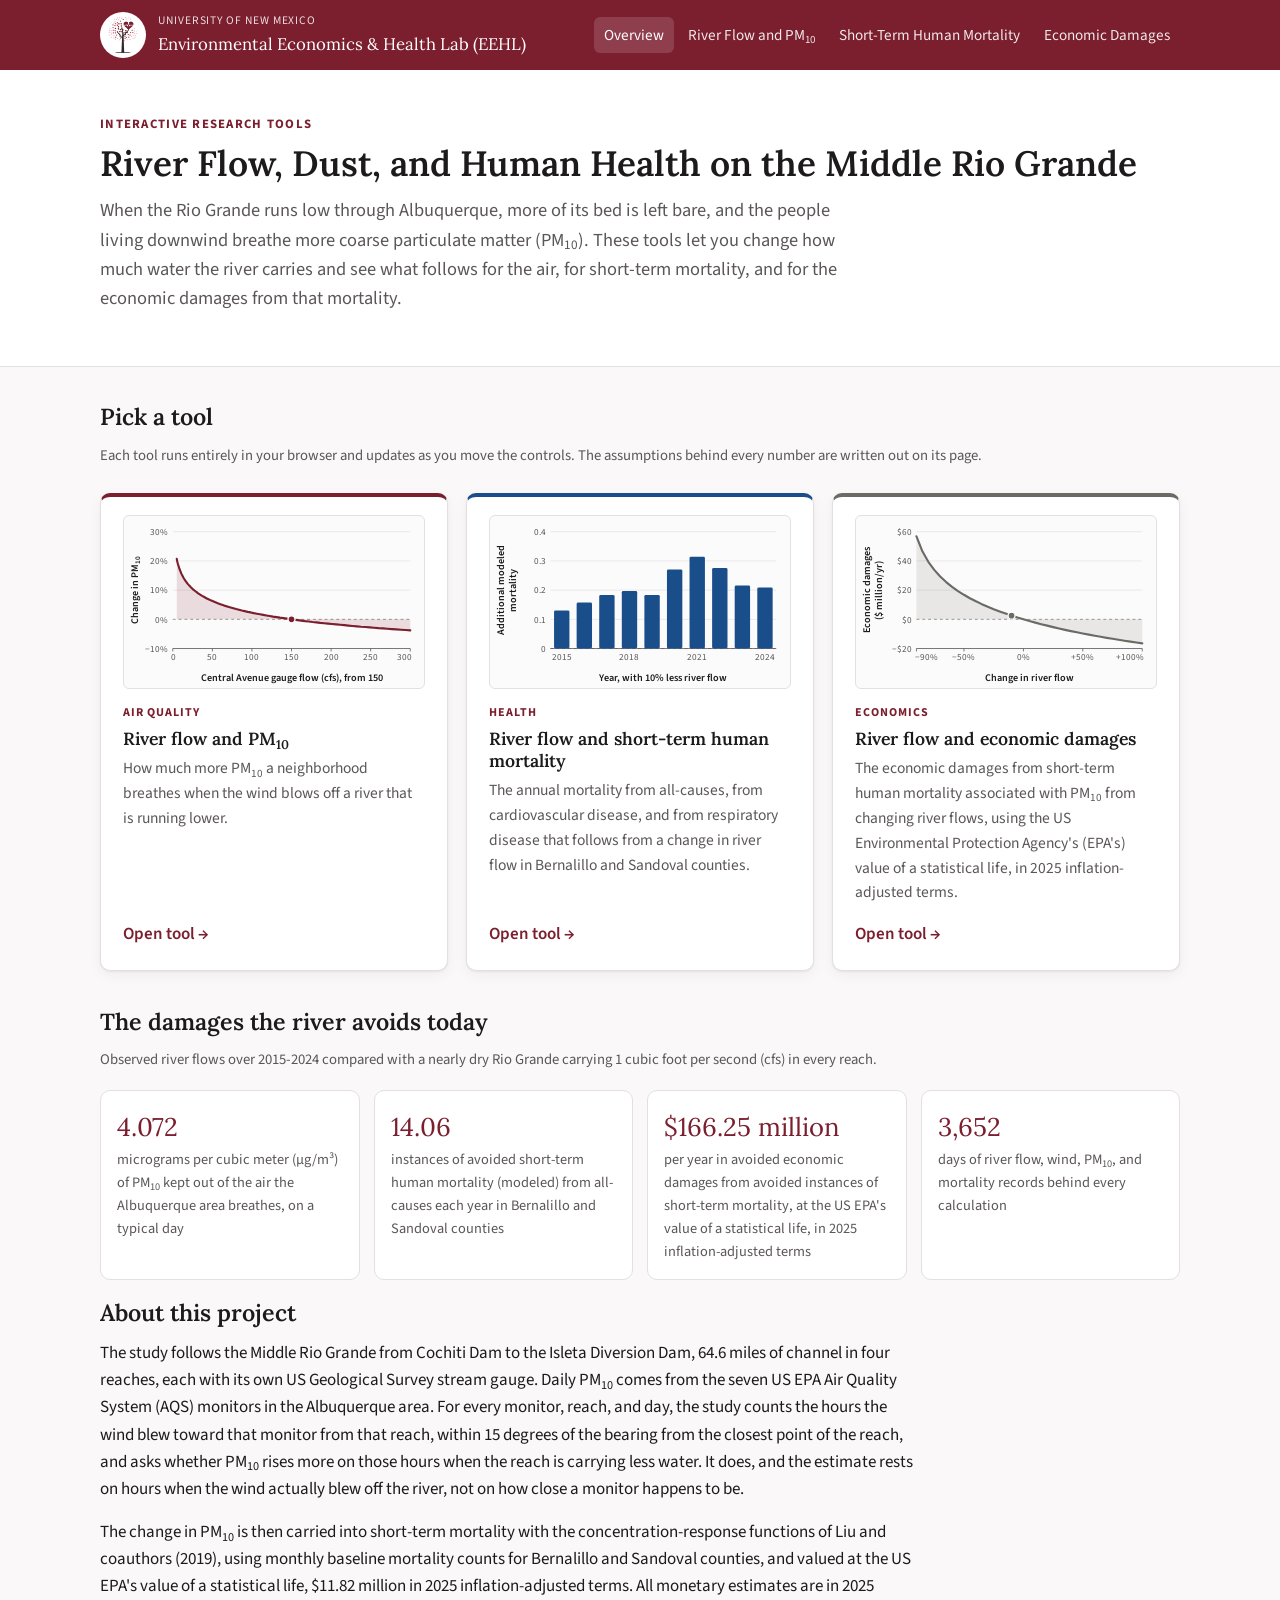
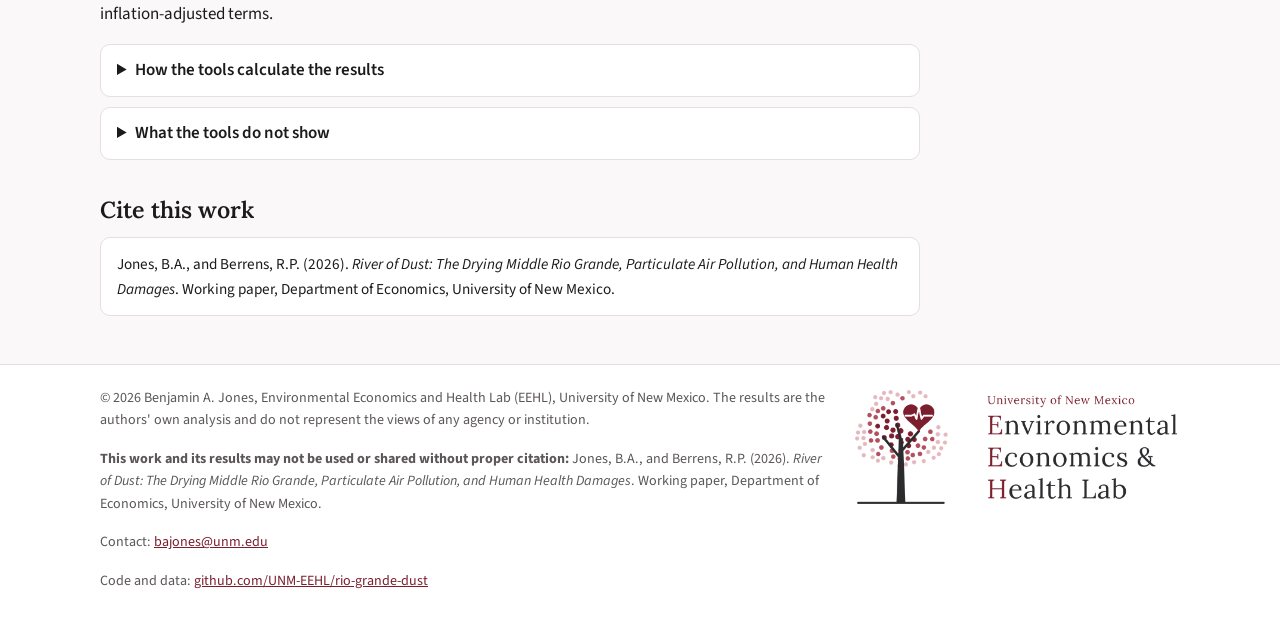
<file: index.html>
<!doctype html>
<html lang="en">
<head>
<meta charset="utf-8">
<meta name="viewport" content="width=device-width, initial-scale=1">
<title>Rio Grande Flow, Dust, and Human Health Tools</title>
<meta name="description" content="Interactive tools showing how river flow in the Middle Rio Grande changes downwind PM₁₀, short-term mortality, and the economic damages from that mortality in the Albuquerque area.">
<link rel="icon" type="image/png" href="assets/favicon.png">
<link rel="apple-touch-icon" href="assets/apple-touch-icon.png">
<link rel="preconnect" href="https://fonts.googleapis.com">
<link rel="preconnect" href="https://fonts.gstatic.com" crossorigin>
<link href="https://fonts.googleapis.com/css2?family=Lora:wght@500;600;700&family=Source+Sans+3:wght@400;600;700&display=swap" rel="stylesheet">
<link rel="stylesheet" href="assets/style.css">
</head>
<body>
<header class="site-header">
  <div class="wrap">
    <a class="brand" href="index.html">
      <img src="assets/lab-mark.png" alt="">
      <span><span class="b1">University of New Mexico</span><span class="b2">Environmental Economics &amp; Health Lab (EEHL)</span></span>
    </a>
    <nav class="nav" aria-label="Tools">
      <a href="index.html" aria-current="page">Overview</a>
      <a href="pm10.html">River Flow and PM<sub>10</sub></a>
      <a href="mortality.html">Short-Term Human Mortality</a>
      <a href="costs.html">Economic Damages</a>
    </nav>
  </div>
</header>

<section class="hero">
  <div class="wrap">
    <div class="eyebrow">Interactive research tools</div>
    <h1>River Flow, Dust, and Human Health on the Middle Rio Grande</h1>
    <p class="lede">When the Rio Grande runs low through Albuquerque, more of its bed is left bare, and the people living downwind breathe more coarse particulate matter (PM<sub>10</sub>). These tools let you change how much water the river carries and see what follows for the air, for short-term mortality, and for the economic damages from that mortality.</p>
  </div>
</section>

<main class="wrap">
  <h2>Pick a tool</h2>
  <p class="note">Each tool runs entirely in your browser and updates as you move the controls. The assumptions behind every number are written out on its page.</p>
  <div class="cards">
    <div class="card c-maroon">
      <div class="thumb" id="t-pm10" role="img" aria-label="PM₁₀ at one place after a day downwind, as the river falls from 150 cfs"></div>
      <div class="tag">Air quality</div>
      <h3>River flow and PM<sub>10</sub></h3>
      <p>How much more PM<sub>10</sub> a neighborhood breathes when the wind blows off a river that is running lower.</p>
      <a class="go" href="pm10.html">Open tool</a>
    </div>
    <div class="card c-blue">
      <div class="thumb" id="t-mort" role="img" aria-label="Additional modeled mortality by year, 2015 to 2024, with 10% less flow"></div>
      <div class="tag">Health</div>
      <h3>River flow and short-term human mortality</h3>
      <p>The annual mortality from all-causes, from cardiovascular disease, and from respiratory disease that follows from a change in river flow in Bernalillo and Sandoval counties.</p>
      <a class="go" href="mortality.html">Open tool</a>
    </div>
    <div class="card c-gray">
      <div class="thumb" id="t-cost" role="img" aria-label="Economic damages per year in millions, from 90% less to twice the water"></div>
      <div class="tag">Economics</div>
      <h3>River flow and economic damages</h3>
      <p>The economic damages from short-term human mortality associated with PM<sub>10</sub> from changing river flows, using the US Environmental Protection Agency's (EPA's) value of a statistical life, in 2025 inflation-adjusted terms.</p>
      <a class="go" href="costs.html">Open tool</a>
    </div>
  </div>


  <h2>The damages the river avoids today</h2>
  <p class="note">Observed river flows over 2015-2024 compared with a nearly dry Rio Grande carrying 1 cubic foot per second (cfs) in every reach.</p>
  <div class="facts" id="facts">
    <div class="fact"><div class="v" id="f-dc">&hellip;</div><div class="l">micrograms per cubic meter (&micro;g/m&sup3;) of PM<sub>10</sub> kept out of the air the Albuquerque area breathes, on a typical day</div></div>
    <div class="fact"><div class="v" id="f-d">&hellip;</div><div class="l">instances of avoided short-term human mortality (modeled) from all-causes each year in Bernalillo and Sandoval counties</div></div>
    <div class="fact"><div class="v" id="f-v">&hellip;</div><div class="l">per year in avoided economic damages from avoided instances of short-term mortality, at the US EPA's value of a statistical life, in 2025 inflation-adjusted terms</div></div>
    <div class="fact"><div class="v" id="f-n">&hellip;</div><div class="l">days of river flow, wind, PM<sub>10</sub>, and mortality records behind every calculation</div></div>
  </div>

  <div class="prose">
    <h2>About this project</h2>
    <p>The study follows the Middle Rio Grande from Cochiti Dam to the Isleta Diversion Dam, 64.6 miles of channel in four reaches, each with its own US Geological Survey stream gauge. Daily PM<sub>10</sub> comes from the seven US EPA Air Quality System (AQS) monitors in the Albuquerque area. For every monitor, reach, and day, the study counts the hours the wind blew toward that monitor from that reach, within 15 degrees of the bearing from the closest point of the reach, and asks whether PM<sub>10</sub> rises more on those hours when the reach is carrying less water. It does, and the estimate rests on hours when the wind actually blew off the river, not on how close a monitor happens to be.</p>
    <p>The change in PM<sub>10</sub> is then carried into short-term mortality with the concentration-response functions of Liu and coauthors (2019), using monthly baseline mortality counts for Bernalillo and Sandoval counties, and valued at the US EPA's value of a statistical life, $11.82 million in 2025 inflation-adjusted terms. All monetary estimates are in 2025 inflation-adjusted terms.</p>

    <details>
      <summary>How the tools calculate the results</summary>
      <p>The results are obtained from a causally identified econometric model of the effect of Rio Grande river flows on downwind monitored PM<sub>10</sub> that controls for weather (daily mean temperature, same-day precipitation, precipitation over the previous six days, daily mean wind speed, and hours of strong wind), for the share of fallow farmland within 3 km (1.9 miles) of each monitor and of its nearest river reach, and for seasonality and unobserved heterogeneity, through fixed effects for each monitor in each calendar month, which absorb everything that differs between monitors and across the seasons at each monitor, and fixed effects for each month of each year, which absorb everything shared across the region in a given month, such as regional drought, dust from far away, and wildfire smoke. Every number the tools use, from the regression coefficient to the daily river flows, downwind hours, PM<sub>10</sub>, and baseline mortality, comes from the study's replication code, through the website's own Stata program.</p>
      <p>Your browser applies the study's four equations: the scenario's change in flow in each of the four reaches, the change in PM<sub>10</sub> that follows, the change in modeled mortality, and its economic damages. Every scenario changes each reach at its own gauge. Scenarios that change the flow, add water, set a low-flow floor, or compare with a nearly dry river are applied to every day of 2015 to 2024, with the wind as it actually blew. The two climate scenarios are applied to a typical year, the 2015-2024 average of each calendar day. The 95% intervals come from 2,000 Monte Carlo draws of the regression coefficient and the mortality coefficients. A test in this website's code repository recomputes every scenario and checks that the browser matches the Stata program.</p>
      <p>Each tool also reports the volume of water the scenario adds or removes at the Central Avenue gauge in Albuquerque, in acre-feet (AF) per year: the scenario's flow at the gauge minus the flow it actually recorded, at 1.98347 AF per cubic foot per second held for one day. That is the volume at one of the four reach gauges only; releases upstream would need to be somewhat larger, because some water is lost before it reaches Albuquerque.</p>
    </details>
    <details>
      <summary>What the tools do not show</summary>
      <p>The results count short-term (acute) mortality only, at all ages, from PM<sub>10</sub>, with one set of concentration-response functions (Liu and coauthors, 2019). They leave out illness, such as hospital visits and asthma, and long-term mortality, so they are likely conservative. The estimates also use same-day river flow; the study finds that mean flow over the previous 80 days more than doubles the PM<sub>10</sub> estimate, which suggests that these results are conservative lower bounds. Scenarios far outside the flows the river carried from 2015 to 2024, or with losses of more than half the river's water, are extrapolations.</p>
    </details>

    <h2>Cite this work</h2>
    <p class="cite">Jones, B.A., and Berrens, R.P. (2026). <em>River of Dust: The Drying Middle Rio Grande, Particulate Air Pollution, and Human Health Damages</em>. Working paper, Department of Economics, University of New Mexico.</p>
  </div>
</main>

<footer class="site-footer">
  <div class="wrap">
    <div>
      <p>&copy; 2026 Benjamin A. Jones, Environmental Economics and Health Lab (EEHL), University of New Mexico. The results are the authors' own analysis and do not represent the views of any agency or institution.</p>
      <p><strong>This work and its results may not be used or shared without proper citation:</strong> Jones, B.A., and Berrens, R.P. (2026). <em>River of Dust: The Drying Middle Rio Grande, Particulate Air Pollution, and Human Health Damages</em>. Working paper, Department of Economics, University of New Mexico.</p>
      <p>Contact: <a href="mailto:bajones@unm.edu">bajones@unm.edu</a></p>
      <p>Code and data: <a href="https://github.com/UNM-EEHL/rio-grande-dust">github.com/UNM-EEHL/rio-grande-dust</a></p>
    </div>
    <img class="footer-logo" src="assets/lab-logo-horizontal.png" alt="University of New Mexico Environmental Economics and Health Lab (EEHL)">
  </div>
</footer>

<script src="assets/model.js"></script>
<script src="assets/ui.js"></script>
<script>
RGModel.load("data/").then(M => {
  /* observed flows against a 1 cfs river, signed as prevented; shown here as the
     amounts kept out of the air and avoided */
  const c = M.central({ type: "reference", value: 1 });
  document.getElementById("f-dc").textContent = Math.abs(c.dCmean).toFixed(3);
  document.getElementById("f-d").textContent = Math.abs(c.deathsYr.all).toFixed(2);
  document.getElementById("f-v").textContent = RGUI.fmt.money(Math.abs(c.deathsYr.all * M.vsl.central));
  document.getElementById("f-n").textContent = M.D.n.toLocaleString("en-US");
  drawThumbs(M);
}).catch(e => { document.getElementById("facts").insertAdjacentHTML("afterend",
  '<p class="warn on">The study data could not be loaded. ' + e.message + '</p>'); });
/* Small preview charts for the tool cards, computed live from the same model.
   Each one carries its own axis values and axis titles so it reads on its own. */
const SUB = t => t.replace(/PM10/g, 'PM<tspan dy="2.6" font-size="7.4">10</tspan><tspan dy="-2.6"></tspan>');
function niceStep(span, n) {
  const raw = span / n, p = Math.pow(10, Math.floor(Math.log10(raw))), m = raw / p;
  return (m <= 1 ? 1 : m <= 2 ? 2 : m <= 2.5 ? 2.5 : m <= 5 ? 5 : 10) * p;
}
function thumbSVG(el, o) {
  const W = 300, H = 168, R = 10, T = 10, B = 38;
  const ylines = o.ylab.split("\n"), L = ylines.length > 1 ? 58 : 46;
  const xs = o.x, ys = o.y, n = ys.length;
  let lo = Math.min(0, ...ys), hi = Math.max(0, ...ys);
  const st = niceStep(hi - lo || 1, 4);
  lo = Math.floor(lo / st) * st; hi = Math.ceil(hi / st) * st;
  const x0 = o.xmin !== undefined ? o.xmin : Math.min(...xs), x1 = o.xmax !== undefined ? o.xmax : Math.max(...xs);
  const pw = W - L - R, ph = H - T - B;
  const X = o.kind === "bars" ? (i => L + pw * (i + 0.5) / n) : (v => L + pw * (o.xf(v) - o.xf(x0)) / (o.xf(x1) - o.xf(x0)));
  const Y = v => T + ph * (hi - v) / (hi - lo);
  const font = 'font-family="Source Sans 3, Segoe UI, Helvetica, Arial, sans-serif"';
  let g = `<svg viewBox="0 0 ${W} ${H}" ${font} aria-hidden="true">`;
  for (let v = lo; v <= hi + st / 2; v += st) {
    const y = Y(v).toFixed(1);
    g += `<line x1="${L}" x2="${W - R}" y1="${y}" y2="${y}" stroke="${Math.abs(v) < st / 1e6 ? "#9A9A94" : "#ECE8E9"}" stroke-width="1"${Math.abs(v) < st / 1e6 ? ' stroke-dasharray="3 3"' : ""}/>`;
    g += `<text x="${L - 5}" y="${y}" dy="3.4" font-size="9.5" fill="#5B5658" text-anchor="end">${o.fy(v)}</text>`;
  }
  g += `<line x1="${L}" x2="${W - R}" y1="${T + ph}" y2="${T + ph}" stroke="#5B5658" stroke-width="0.8"/>`;
  if (o.kind === "bars") {
    const bw = pw / n;
    ys.forEach((v, i) => {
      const y = Math.min(Y(v), Y(0)), h = Math.max(1, Math.abs(Y(v) - Y(0)));
      g += `<rect x="${(L + i * bw + bw * 0.16).toFixed(1)}" y="${y.toFixed(1)}" width="${(bw * 0.68).toFixed(1)}" height="${h.toFixed(1)}" rx="1.5" fill="${o.color}"/>`;
    });
    xs.forEach((v, i) => { if (i % o.every === 0) g += `<text x="${X(i).toFixed(1)}" y="${T + ph + 12}" font-size="9.5" fill="#5B5658" text-anchor="middle">${v}</text>`; });
  } else {
    const pts = xs.map((v, i) => `${X(v).toFixed(1)},${Y(ys[i]).toFixed(1)}`);
    g += `<path d="M${X(xs[0]).toFixed(1)},${Y(0).toFixed(1)} L${pts.join(" L")} L${X(xs[n - 1]).toFixed(1)},${Y(0).toFixed(1)} Z" fill="${o.color}" opacity="0.14"/>`;
    g += `<polyline points="${pts.join(" ")}" fill="none" stroke="${o.color}" stroke-width="2.2" stroke-linejoin="round" stroke-linecap="round"/>`;
    o.xticks.forEach(v => {
      const x = X(v).toFixed(1);
      g += `<line x1="${x}" x2="${x}" y1="${T + ph}" y2="${T + ph + 3}" stroke="#5B5658" stroke-width="0.8"/>`;
      const anc = X(v) - L < 12 ? "start" : W - R - X(v) < 16 ? "end" : "middle";
      g += `<text x="${anc === "start" ? L - 2 : anc === "end" ? W - R + 2 : x}" y="${T + ph + 12}" font-size="9.5" fill="#5B5658" text-anchor="${anc}">${o.fx(v)}</text>`;
    });
    if (o.dot) g += `<circle cx="${X(o.dot[0]).toFixed(1)}" cy="${Y(o.dot[1]).toFixed(1)}" r="3.6" fill="${o.color}" stroke="#fff" stroke-width="1.4"/>`;
  }
  g += `<text x="${L + pw / 2}" y="${H - 5}" font-size="10.5" font-weight="600" fill="#1C1A1B" text-anchor="middle">${SUB(o.xlab)}</text>`;
  ylines.forEach((t, k) => {
    g += `<text transform="translate(${10 + 12.5 * k} ${T + ph / 2}) rotate(-90)" font-size="10.5" font-weight="600" fill="#1C1A1B" text-anchor="middle">${SUB(t)}</text>`;
  });
  el.innerHTML = g + "</svg>";
}
const minus = s => String(s).replace(/^-/, "−");
function drawThumbs(M) {
  const css = getComputedStyle(document.documentElement);
  const col = k => css.getPropertyValue(k).trim();
  /* Tool 1: one place, a full day downwind, flow at the Central Avenue gauge moved away from 150 cfs */
  const qs = [], ps = [];
  for (let i = 0; i <= 80; i++) { const q = 5 + 295 * Math.pow(i / 80, 1.6); qs.push(q); ps.push(M.onePlace(150, q, 24).pct); }
  thumbSVG(document.getElementById("t-pm10"), { kind: "line", x: qs, y: ps, color: col("--maroon"), xf: v => v,
    xmin: 0, xmax: 300, xticks: [0, 50, 100, 150, 200, 250, 300], fx: v => v, fy: v => minus(+v.toFixed(1)) + "%",
    dot: [150, 0], xlab: "Central Avenue gauge flow (cfs), from 150", ylab: "Change in PM10" });
  /* Tool 2: additional all-cause modeled mortality by year with 10% less flow */
  const c = M.central({ type: "percent", value: -0.1 });
  thumbSVG(document.getElementById("t-mort"), { kind: "bars", x: c.years, y: c.years.map(y => c.byYear[y].all), color: col("--blue"),
    every: 3, fy: v => minus(+v.toFixed(2)), xlab: "Year, with 10% less river flow", ylab: "Additional modeled\nmortality" });
  /* Tool 3: annual economic damages across the change-in-flow slider */
  const pc = [], cost = [];
  for (let v = -90; v <= 100; v += 5) { pc.push(v); cost.push(M.central({ type: "percent", value: v / 100 }).deathsYr.all * M.vsl.central / 1e6); }
  thumbSVG(document.getElementById("t-cost"), { kind: "line", x: pc, y: cost, color: col("--gray"), xf: v => v,
    xticks: [-90, -50, 0, 50, 100], fx: v => (v > 0 ? "+" : "") + minus(v) + "%", fy: v => minus("$" + (+v.toFixed(1))).replace("$−", "−$").replace("$-", "−$"),
    dot: [-10, cost[pc.indexOf(-10)]], xlab: "Change in river flow", ylab: "Economic damages\n($ million/yr)" });
}
</script>
</body>
</html>
</file>
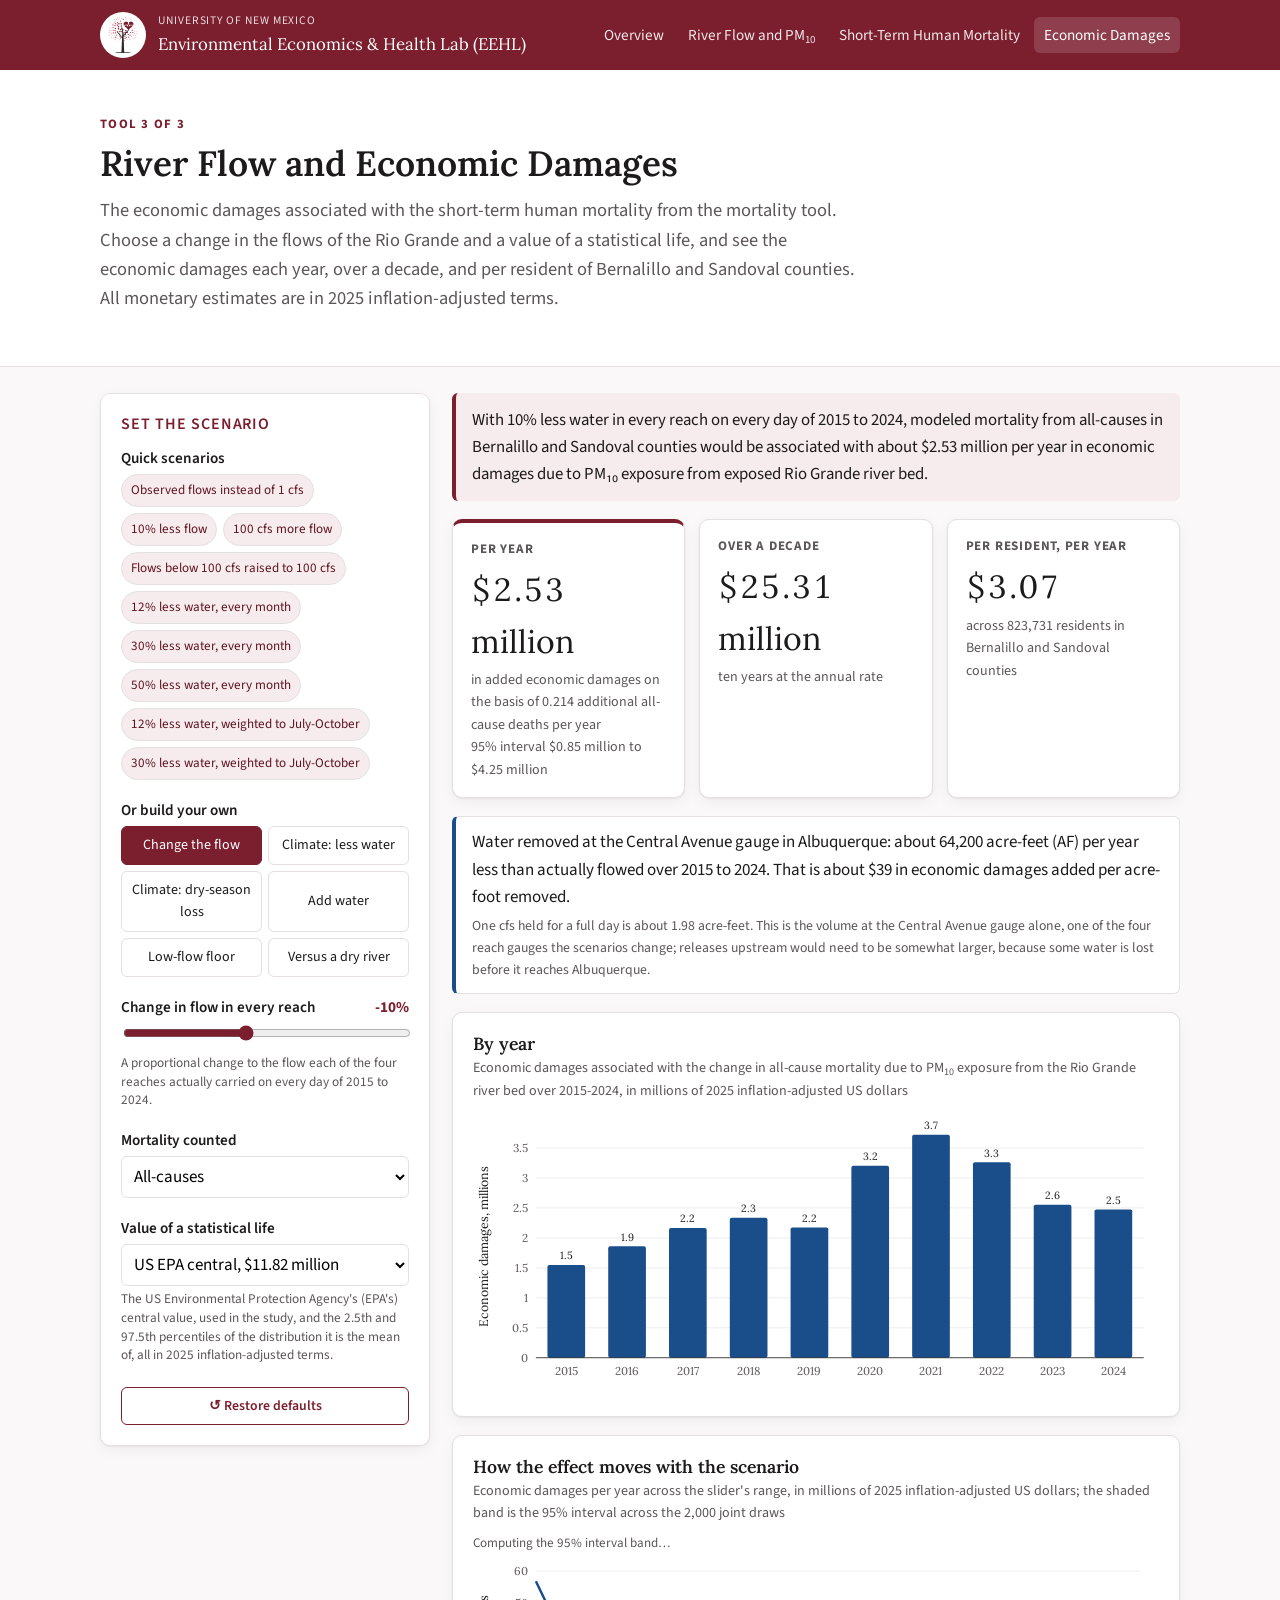
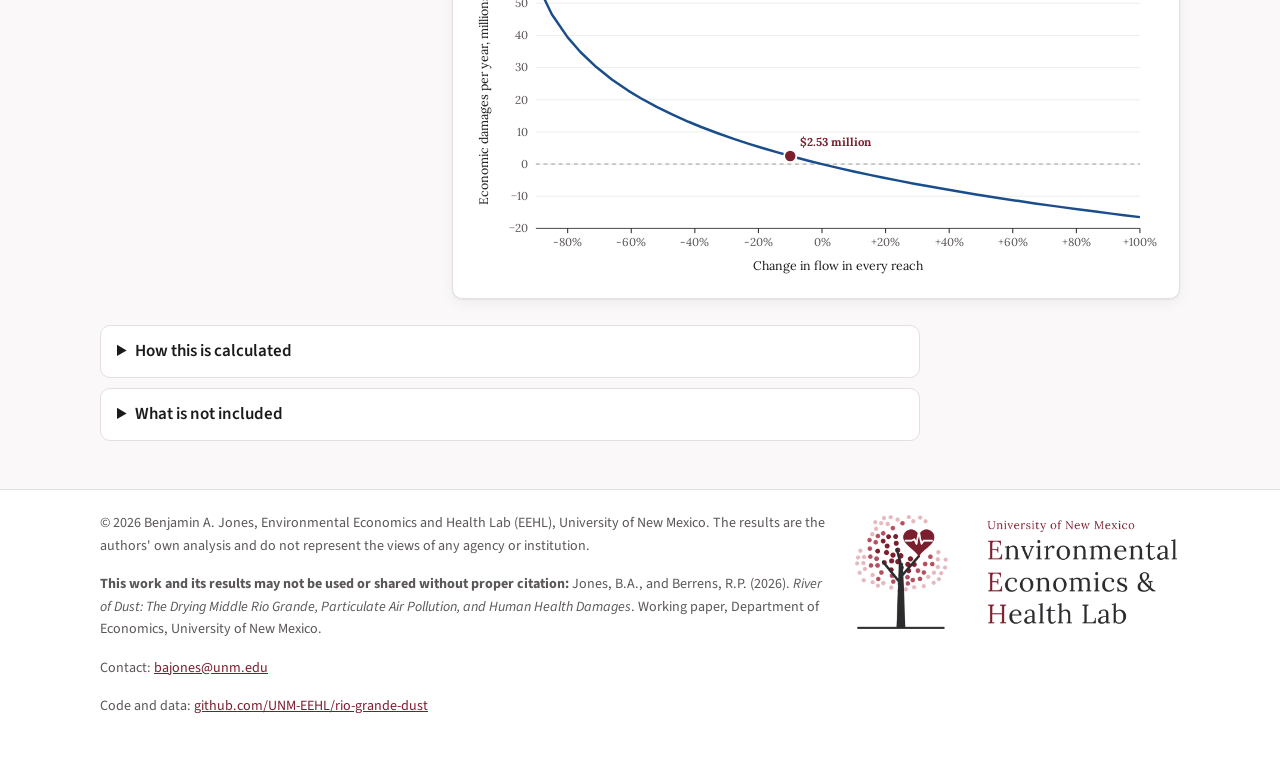
<file: costs.html>
<!doctype html>
<html lang="en">
<head>
<meta charset="utf-8">
<meta name="viewport" content="width=device-width, initial-scale=1">
<title>River Flow and Economic Damages</title>
<meta name="description" content="The economic damages from short-term modeled mortality from PM₁₀ that follows changes in Middle Rio Grande river flow.">
<link rel="icon" type="image/png" href="assets/favicon.png">
<link rel="apple-touch-icon" href="assets/apple-touch-icon.png">
<link rel="preconnect" href="https://fonts.googleapis.com">
<link rel="preconnect" href="https://fonts.gstatic.com" crossorigin>
<link href="https://fonts.googleapis.com/css2?family=Lora:wght@500;600;700&family=Source+Sans+3:wght@400;600;700&display=swap" rel="stylesheet">
<link rel="stylesheet" href="assets/style.css">
</head>
<body>
<header class="site-header">
  <div class="wrap">
    <a class="brand" href="index.html">
      <img src="assets/lab-mark.png" alt="">
      <span><span class="b1">University of New Mexico</span><span class="b2">Environmental Economics &amp; Health Lab (EEHL)</span></span>
    </a>
    <nav class="nav" aria-label="Tools">
      <a href="index.html">Overview</a>
      <a href="pm10.html">River Flow and PM<sub>10</sub></a>
      <a href="mortality.html">Short-Term Human Mortality</a>
      <a href="costs.html" aria-current="page">Economic Damages</a>
    </nav>
  </div>
</header>

<section class="hero">
  <div class="wrap">
    <div class="eyebrow">Tool 3 of 3</div>
    <h1>River Flow and Economic Damages</h1>
    <p class="lede">The economic damages associated with the short-term human mortality from the mortality tool. Choose a change in the flows of the Rio Grande and a value of a statistical life, and see the economic damages each year, over a decade, and per resident of Bernalillo and Sandoval counties. All monetary estimates are in 2025 inflation-adjusted terms.</p>
  </div>
</section>

<main class="wrap">
  <div class="tool">
    <div class="panel controls">
      <h3>Set the scenario</h3>
      <div id="sc"></div>
      <div class="ctl"><label for="ep">Mortality counted</label>
        <select id="ep">
          <option value="all">All-causes</option>
          <option value="cvd">Cardiovascular only</option>
          <option value="resp">Respiratory only</option>
        </select></div>
      <div class="ctl"><label for="vsl">Value of a statistical life</label>
        <select id="vsl"></select>
        <div class="hint">The US Environmental Protection Agency's (EPA's) central value, used in the study, and the 2.5th and 97.5th percentiles of the distribution it is the mean of, all in 2025 inflation-adjusted terms.</div></div>
      <div class="warn" id="warn">This is far outside the flows the river carried from 2015 to 2024 and the scenarios the study considers, so the result is an extrapolation.</div>
      <button type="button" class="reset" id="reset">Restore defaults</button>
    </div>
    <div class="results">
      <p class="summary" id="sum"></p>
      <div class="stats">
        <div class="stat primary"><div class="k">Per Year</div><div class="v" id="v-yr"></div><div class="s" id="v-yr-s"></div><div class="s" id="v-yr-ci"></div></div>
        <div class="stat"><div class="k">Over a decade</div><div class="v" id="v-dec"></div><div class="s">ten years at the annual rate</div></div>
        <div class="stat"><div class="k">Per Resident, Per Year</div><div class="v" id="v-pc"></div><div class="s" id="v-pc-s"></div></div>
      </div>
      <p class="water" id="water"></p>
      <div class="busy" id="busy"></div>
      <div class="panel chart">
        <h3 id="c1h">By year</h3>
        <div class="sub" id="c1sub">Economic damages associated with the change in all-cause mortality due to PM<sub>10</sub> exposure from the Rio Grande river bed over 2015-2024, in millions of 2025 inflation-adjusted US dollars</div>
        <div id="c1"></div>
      </div>
      <div class="panel chart">
        <h3>How the effect moves with the scenario</h3>
        <div class="sub">Economic damages per year across the slider's range, in millions of 2025 inflation-adjusted US dollars; the shaded band is the 95% interval across the 2,000 joint draws</div>
        <div class="busy" id="band"></div>
        <div id="c2"></div>
      </div>
    </div>
  </div>

  <div class="prose">
    <details>
      <summary>How this is calculated</summary>
      <p>Short-term human mortality (modeled) is computed exactly as in the mortality tool, with every scenario changing each of the four reaches at its own gauge, and multiplied by the value of a statistical life. The central value is the one the US Environmental Protection Agency (EPA) currently applies, $8.71 million in 2015 inflation-adjusted terms, the mean of a Weibull distribution the US EPA fitted to 26 value of a statistical life studies (scale 9,648,168, shape 1.509588), restated as $11.82 million in 2025 inflation-adjusted terms with the Consumer Price Index for All Urban Consumers. The low and high choices are that distribution's 2.5th and 97.5th percentiles, restated the same way. The value is applied to all modeled mortality without adjustment for age, and without discounting, since all of it is short-term. The 95% interval comes from 2,000 Monte Carlo draws of the regression coefficient and the mortality coefficients, at the chosen value of a statistical life.</p>
      <p>The value of a statistical life is not the price of a human life. It is what people are willing to pay, added up, for small reductions in their risk of dying: if each of 100,000 people would pay $118 to cut that risk by one in 100,000, together they value one statistical life at $11.8 million.</p>
    </details>
    <details>
      <summary>What is not included</summary>
      <p>Only the short-term mortality of the mortality tool is valued. Illness, such as hospital admissions, emergency visits, and lost work and school days, and long-term mortality are left out, so these are likely conservative estimates of the economic damages. The value of a statistical life is restated in 2025 prices without a separate adjustment for income growth.</p>
    </details>
  </div>
</main>

<footer class="site-footer">
  <div class="wrap">
    <div>
      <p>&copy; 2026 Benjamin A. Jones, Environmental Economics and Health Lab (EEHL), University of New Mexico. The results are the authors' own analysis and do not represent the views of any agency or institution.</p>
      <p><strong>This work and its results may not be used or shared without proper citation:</strong> Jones, B.A., and Berrens, R.P. (2026). <em>River of Dust: The Drying Middle Rio Grande, Particulate Air Pollution, and Human Health Damages</em>. Working paper, Department of Economics, University of New Mexico.</p>
      <p>Contact: <a href="mailto:bajones@unm.edu">bajones@unm.edu</a></p>
      <p>Code and data: <a href="https://github.com/UNM-EEHL/rio-grande-dust">github.com/UNM-EEHL/rio-grande-dust</a></p>
    </div>
    <img class="footer-logo" src="assets/lab-logo-horizontal.png" alt="University of New Mexico Environmental Economics and Health Lab (EEHL)">
  </div>
</footer>

<script src="assets/model.js"></script>
<script src="assets/charts.js"></script>
<script src="assets/ui.js"></script>
<script>
(async function () {
  const M = await RGModel.load("data/");
  const F = RGUI.fmt, $ = id => document.getElementById(id);
  const MON = ["Jan", "Feb", "Mar", "Apr", "May", "Jun", "Jul", "Aug", "Sep", "Oct", "Nov", "Dec"];
  const vslSel = $("vsl");
  [["central", "US EPA central, " + F.money(M.vsl.central)], ["low", "Low, " + F.money(M.vsl.low)],
   ["high", "High, " + F.money(M.vsl.high)]].forEach(([k, l]) =>
    vslSel.insertAdjacentHTML("beforeend", `<option value="${k}">${l}</option>`));
  let ctl = null, cur = null;
  const NAMES = { all: "all-causes", cvd: "cardiovascular disease", resp: "respiratory disease" };
  const LBL = { all: "all-cause", cvd: "cardiovascular", resp: "respiratory" };
  const slow = RGUI.debounce((sc) => {
    $("busy").textContent = "Computing 95% intervals…";
    setTimeout(() => {
      const ci = M.intervals(sc), e = $("ep").value, V = M.vsl[vslSel.value];
      const lab = "95% interval";
      $("v-yr-ci").textContent = lab + " " + F.money(ci[e][0] * V) + " to " + F.money(ci[e][1] * V);
      $("busy").textContent = "";
    }, 20);
  }, 120);
  function render(sc, raw) {
    cur = { sc, raw };
    const c = M.central(sc), e = $("ep").value, V = M.vsl[vslSel.value];
    const yr = c.deathsYr[e] * V;
    $("v-yr").textContent = F.money(yr);
    { const nd = F.deaths(Math.abs(c.deathsYr[e]), sc), L = LBL[e];
      $("v-yr-s").textContent = sc.type === "reference"
        ? (yr <= 0 ? `in economic damages that observed flows prevent, on the basis of ${nd} fewer ${L} deaths per year`
                   : `in added economic damages, on the basis of ${nd} additional ${L} deaths per year`)
        : (yr >= 0 ? `in added economic damages on the basis of ${nd} additional ${L} deaths per year`
                   : `in economic damages avoided on the basis of ${nd} fewer ${L} deaths per year`); }
    $("v-yr-ci").textContent = "";
    $("v-dec").textContent = F.money(yr * 10);
    $("v-pc").textContent = (yr < 0 ? "−$" : "$") + Math.abs(yr / M.meanPop).toFixed(2);
    $("v-pc-s").textContent = "across " + Math.round(M.meanPop).toLocaleString("en-US") + " residents in Bernalillo and Sandoval counties";
    $("warn").classList.toggle("on", RGUI.extrapolated(sc, raw));
    { const w = M.water(sc), af = w.afYr;
      let per = "";
      if (Math.abs(af) >= 1) {
        const r = F.money(Math.abs(yr / af));
        per = sc.type === "reference" ? ` That is about ${r} in economic damages prevented per acre-foot the river carried.`
            : af > 0 ? ` That is about ${r} in economic damages ${yr <= 0 ? "avoided" : "added"} per acre-foot added.`
                     : ` That is about ${r} in economic damages ${yr >= 0 ? "added" : "avoided"} per acre-foot removed.`;
      }
      $("water").innerHTML = RGUI.waterText(sc, w) + per + '<span class="af-note">' + RGUI.AF_NOTE + '</span>'; }
    const what = RGUI.describe(sc, raw);
    $("sum").textContent = sc.type === "reference"
      ? `Compared with ${what}, the river as it actually flowed prevented about ${F.money(Math.abs(yr))} per year in economic damages from mortality from ${NAMES[e]} over 2015 to 2024.`
      : c.climate
        ? `In ${what}, modeled mortality from ${NAMES[e]} in Bernalillo and Sandoval counties would ${yr >= 0 ? "be associated with" : "avoid"} about ${F.money(Math.abs(yr))} per year in economic damages due to PM₁₀ exposure from exposed Rio Grande river bed.`
        : `With ${what}, modeled mortality from ${NAMES[e]} in Bernalillo and Sandoval counties would ${yr >= 0 ? "be associated with" : "avoid"} about ${F.money(Math.abs(yr))} per year in economic damages due to PM₁₀ exposure from exposed Rio Grande river bed.`;
    if (c.climate) {
      $("c1h").textContent = "By month of a typical year";
      $("c1sub").innerHTML = `Economic damages associated with the change in ${LBL[e]} mortality due to PM<sub>10</sub> exposure from the Rio Grande river bed, each month of a typical year, in millions of 2025 inflation-adjusted US dollars`;
      RGCharts.bars($("c1"), { labels: MON, values: MON.map((m, i) => c.byMonth[i + 1][e] * V / 1e6),
        fmt: v => F.minus(v.toFixed(v === 0 ? 0 : Math.abs(v) < 1 ? 2 : 1)), fmtAxis: v => F.minus(String(+v.toFixed(2))),
        ylabel: "Economic damages, millions", aria: "Economic damages by month of a typical year" });
    } else {
      $("c1h").textContent = "By year";
      $("c1sub").innerHTML = `Economic damages associated with the change in ${LBL[e]} mortality due to PM<sub>10</sub> exposure from the Rio Grande river bed over 2015-2024, in millions of 2025 inflation-adjusted US dollars`;
      RGCharts.bars($("c1"), { labels: c.years.map(String), values: c.years.map(y => c.byYear[y][e] * V / 1e6),
        fmt: v => F.minus(v.toFixed(v === 0 ? 0 : Math.abs(v) < 1 ? 2 : 1)), fmtAxis: v => F.minus(String(+v.toFixed(2))),
        ylabel: "Economic damages, millions", aria: "Economic damages by year" });
    }
    if (ctl) { cur2 = { g: ctl.grid(), raw, yr, e, V }; drawC2(); }
    slow(sc);
  }
  /* The second chart's 95% band: the interval in modeled mortality across the
     2,000 joint draws at each point of the slider's range, times the chosen
     value of a statistical life. It depends on the scenario type and the
     cause, so it is computed once for each pair, a few points at a time so
     the page stays responsive. */
  let cur2 = null;
  const bands = {}, busyBand = {};
  function drawC2() {
    const { g, raw, yr, e, V } = cur2, key = g.type + "|" + e, B = bands[key], f = V / 1e6;
    const xs = B ? B.xs : g.raw;
    const ys = (B ? B.ys : xs.map(r => M.central({ type: g.type, value: g.toValue(r) }).deathsYr[e])).map(v => v * f);
    RGCharts.line($("c2"), { x: xs, y: ys, lo: B ? B.lo.map(v => v * f) : undefined, hi: B ? B.hi.map(v => v * f) : undefined,
      xlabel: RGUI.TYPES[g.type].label, ylabel: "Economic damages per year, millions",
      fmtX: v => g.show(v), fmtY: v => F.minus(String(+v.toFixed(1))),
      marker: { x: raw, y: yr / 1e6, label: F.money(yr) }, aria: "Economic damages across the scenario range" });
    if (!B && !busyBand[key]) buildBand(g, e, key);
  }
  function buildBand(g, e, key) {
    busyBand[key] = true;
    const xs = g.raw.filter((v, i) => i % 2 === 0 || i === g.raw.length - 1);
    const ys = [], lo = [], hi = [];
    let i = 0;
    $("band").textContent = "Computing the 95% interval band…";
    (function step() {
      const sc = { type: g.type, value: g.toValue(xs[i]) };
      ys.push(M.central(sc).deathsYr[e]);
      const ci = M.drawIntervals(sc)[e]; lo.push(ci[0]); hi.push(ci[1]);
      i++;
      if (i < xs.length) { setTimeout(step, 0); return; }
      bands[key] = { xs, ys, lo, hi };
      if (cur2 && cur2.g.type + "|" + cur2.e === key) { $("band").textContent = ""; drawC2(); }
    })();
  }
  ctl = RGUI.scenarioControls($("sc"), (sc, raw) => render(sc, raw));
  { const c0 = ctl.current(); render(c0.sc, c0.raw); }
  $("ep").addEventListener("change", () => render(cur.sc, cur.raw));
  vslSel.addEventListener("change", () => render(cur.sc, cur.raw));
  $("reset").addEventListener("click", () => {
    $("ep").value = "all"; vslSel.value = "central";
    ctl.reset();
  });
})().catch(e => document.querySelector("main").insertAdjacentHTML("afterbegin",
  '<p class="warn on">The study data could not be loaded. ' + e.message + '</p>'));
</script>
</body>
</html>
</file>
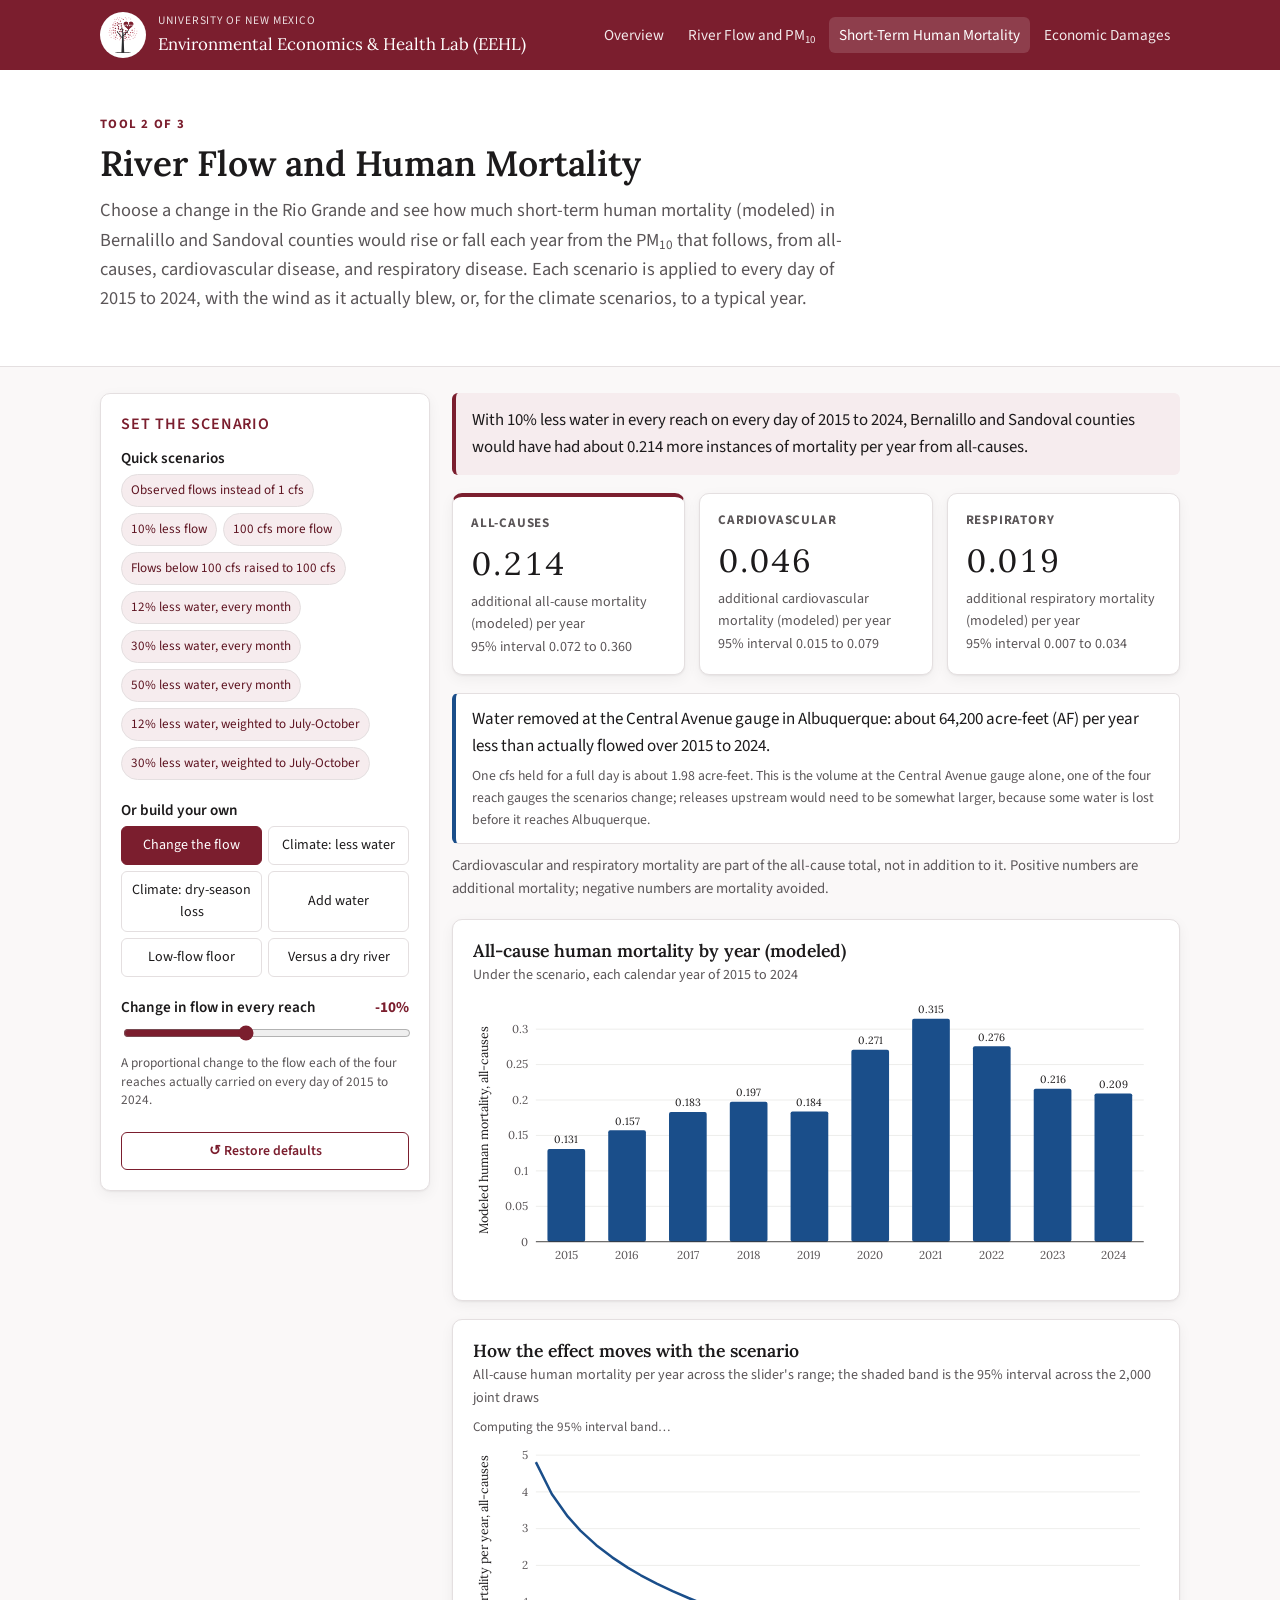
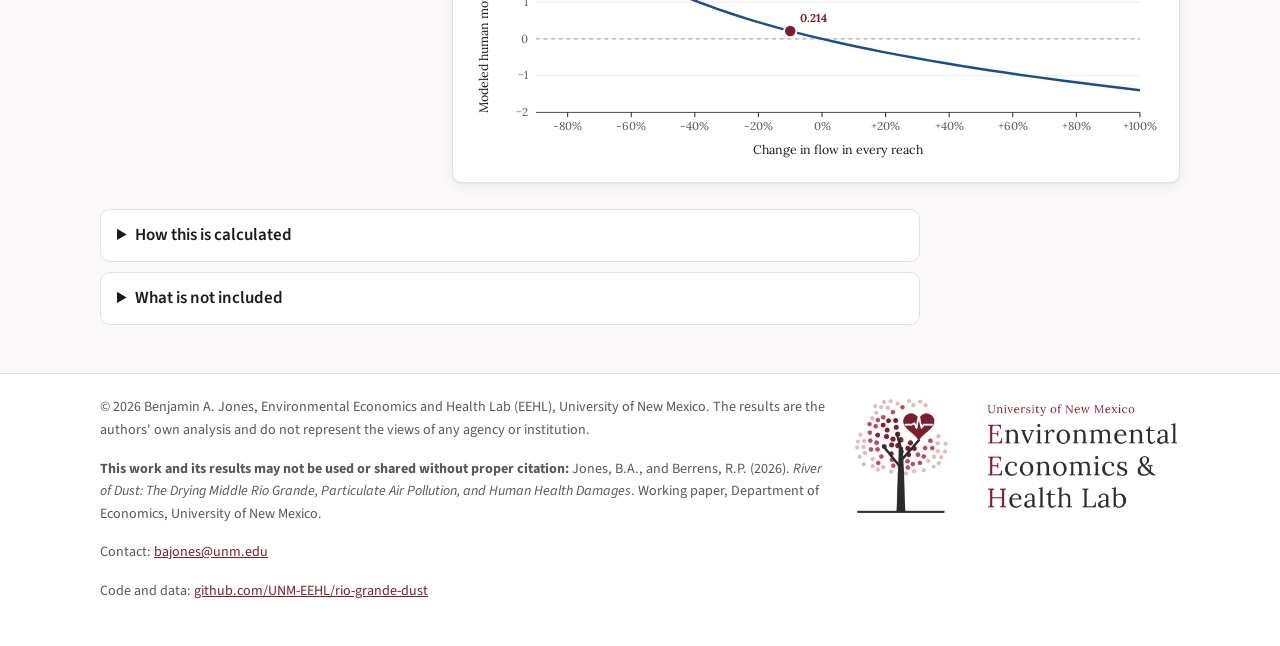
<file: mortality.html>
<!doctype html>
<html lang="en">
<head>
<meta charset="utf-8">
<meta name="viewport" content="width=device-width, initial-scale=1">
<title>River Flow and Human Mortality</title>
<meta name="description" content="Short-term modeled mortality in Bernalillo and Sandoval counties that follows from changes in Middle Rio Grande river flow.">
<link rel="icon" type="image/png" href="assets/favicon.png">
<link rel="apple-touch-icon" href="assets/apple-touch-icon.png">
<link rel="preconnect" href="https://fonts.googleapis.com">
<link rel="preconnect" href="https://fonts.gstatic.com" crossorigin>
<link href="https://fonts.googleapis.com/css2?family=Lora:wght@500;600;700&family=Source+Sans+3:wght@400;600;700&display=swap" rel="stylesheet">
<link rel="stylesheet" href="assets/style.css">
</head>
<body>
<header class="site-header">
  <div class="wrap">
    <a class="brand" href="index.html">
      <img src="assets/lab-mark.png" alt="">
      <span><span class="b1">University of New Mexico</span><span class="b2">Environmental Economics &amp; Health Lab (EEHL)</span></span>
    </a>
    <nav class="nav" aria-label="Tools">
      <a href="index.html">Overview</a>
      <a href="pm10.html">River Flow and PM<sub>10</sub></a>
      <a href="mortality.html" aria-current="page">Short-Term Human Mortality</a>
      <a href="costs.html">Economic Damages</a>
    </nav>
  </div>
</header>

<section class="hero">
  <div class="wrap">
    <div class="eyebrow">Tool 2 of 3</div>
    <h1>River Flow and Human Mortality</h1>
    <p class="lede">Choose a change in the Rio Grande and see how much short-term human mortality (modeled) in Bernalillo and Sandoval counties would rise or fall each year from the PM<sub>10</sub> that follows, from all-causes, cardiovascular disease, and respiratory disease. Each scenario is applied to every day of 2015 to 2024, with the wind as it actually blew, or, for the climate scenarios, to a typical year.</p>
  </div>
</section>

<main class="wrap">
  <div class="tool">
    <div class="panel controls">
      <h3>Set the scenario</h3>
      <div id="sc"></div>
      <div class="warn" id="warn">This is far outside the flows the river carried from 2015 to 2024 and the scenarios the study considers, so the result is an extrapolation.</div>
      <button type="button" class="reset" id="reset">Restore defaults</button>
    </div>
    <div class="results">
      <p class="summary" id="sum"></p>
      <div class="stats">
        <div class="stat primary"><div class="k">All-causes</div><div class="v" id="d-all"></div><div class="s" id="d-all-s"></div><div class="s" id="d-all-ci"></div></div>
        <div class="stat"><div class="k">Cardiovascular</div><div class="v" id="d-cvd"></div><div class="s" id="d-cvd-s"></div><div class="s" id="d-cvd-ci"></div></div>
        <div class="stat"><div class="k">Respiratory</div><div class="v" id="d-resp"></div><div class="s" id="d-resp-s"></div><div class="s" id="d-resp-ci"></div></div>
      </div>
      <p class="water" id="water"></p>
      <div class="busy" id="busy"></div>
      <p class="note">Cardiovascular and respiratory mortality are part of the all-cause total, not in addition to it. Positive numbers are additional mortality; negative numbers are mortality avoided.</p>
      <div class="panel chart">
        <h3 id="c1h">All-cause human mortality by year (modeled)</h3>
        <div class="sub" id="c1sub">Under the scenario, each calendar year of 2015 to 2024</div>
        <div id="c1"></div>
      </div>
      <div class="panel chart">
        <h3>How the effect moves with the scenario</h3>
        <div class="sub">All-cause human mortality per year across the slider's range; the shaded band is the 95% interval across the 2,000 joint draws</div>
        <div class="busy" id="band"></div>
        <div id="c2"></div>
      </div>
    </div>
  </div>

  <div class="prose">
    <details>
      <summary>How this is calculated</summary>
      <p>For each day of 2015 to 2024 the tool takes the population-weighted hours the wind blew from each of the four river reaches toward the Albuquerque area's US EPA air quality monitors, applies the scenario to each reach's own flow that day, and converts the result into a change in population-weighted PM<sub>10</sub> with the study's preferred regression coefficient. The climate scenarios are applied to a typical year, the 2015-2024 average of each calendar day. The change in PM<sub>10</sub> is carried into human mortality with the concentration-response functions of Liu and coauthors (2019), which give 0.44% higher mortality from all-causes, 0.36% higher cardiovascular mortality, and 0.47% higher respiratory mortality for each 10 &micro;g/m&sup3; of the two-day moving average of PM<sub>10</sub>, applied to each month's baseline mortality in Bernalillo and Sandoval counties from CDC WONDER, divided by the days in the month. On the 2015-2024 record the annual figure is the daily average times 365.25, the average length of a year once leap years are counted; for a typical year it is the sum over its 365 days. A comparison with a nearly dry river is shown as the mortality that observed flows prevent, as a negative number.</p>
      <p>The 95% interval comes from 2,000 Monte Carlo draws of the regression coefficient and the three mortality coefficients, written by the website's Stata program, as the 2.5th and 97.5th percentiles across them.</p>
    </details>
    <details>
      <summary>What is not included</summary>
      <p>Only short-term mortality, at all ages, from PM<sub>10</sub> is counted. Illness, such as hospital visits and asthma, and long-term mortality are left out, so the totals are likely conservative. The estimates also use same-day river flow; the study finds that mean flow over the previous 80 days more than doubles the PM<sub>10</sub> estimate, which suggests that these results are conservative lower bounds.</p>
    </details>
  </div>
</main>

<footer class="site-footer">
  <div class="wrap">
    <div>
      <p>&copy; 2026 Benjamin A. Jones, Environmental Economics and Health Lab (EEHL), University of New Mexico. The results are the authors' own analysis and do not represent the views of any agency or institution.</p>
      <p><strong>This work and its results may not be used or shared without proper citation:</strong> Jones, B.A., and Berrens, R.P. (2026). <em>River of Dust: The Drying Middle Rio Grande, Particulate Air Pollution, and Human Health Damages</em>. Working paper, Department of Economics, University of New Mexico.</p>
      <p>Contact: <a href="mailto:bajones@unm.edu">bajones@unm.edu</a></p>
      <p>Code and data: <a href="https://github.com/UNM-EEHL/rio-grande-dust">github.com/UNM-EEHL/rio-grande-dust</a></p>
    </div>
    <img class="footer-logo" src="assets/lab-logo-horizontal.png" alt="University of New Mexico Environmental Economics and Health Lab (EEHL)">
  </div>
</footer>

<script src="assets/model.js"></script>
<script src="assets/charts.js"></script>
<script src="assets/ui.js"></script>
<script>
(async function () {
  const M = await RGModel.load("data/");
  const F = RGUI.fmt, $ = id => document.getElementById(id);
  const MON = ["Jan", "Feb", "Mar", "Apr", "May", "Jun", "Jul", "Aug", "Sep", "Oct", "Nov", "Dec"];
  let ctl = null;
  const LBL = { all: "all-cause", cvd: "cardiovascular", resp: "respiratory" };
  function verdict(sc, x, e) {
    const L = LBL[e];
    if (sc.type === "reference") return x <= 0 ? `${L} mortality (modeled) per year that observed flows prevent` : `more ${L} mortality (modeled) per year than the comparison river`;
    return x >= 0 ? `additional ${L} mortality (modeled) per year` : `${L} mortality (modeled) avoided per year`;
  }
  function showCI(ci, sc) {
    for (const e of M.ENDPOINTS)
      $("d-" + e + "-ci").textContent = RGUI.ciSource(ci) + " " + F.minus(F.deaths(ci[e][0], sc)) + " to " + F.minus(F.deaths(ci[e][1], sc));
  }
  const slow = RGUI.debounce((sc) => {
    $("busy").textContent = "Computing 95% intervals…";
    setTimeout(() => { showCI(M.intervals(sc), sc); $("busy").textContent = ""; }, 20);
  }, 120);
  function render(sc, raw) {
    const c = M.central(sc);
    for (const e of M.ENDPOINTS) {
      $("d-" + e).textContent = F.minus(F.deaths(c.deathsYr[e], sc));
      $("d-" + e + "-s").textContent = verdict(sc, c.deathsYr[e], e);
      $("d-" + e + "-ci").textContent = "";
    }
    $("warn").classList.toggle("on", RGUI.extrapolated(sc, raw));
    $("water").innerHTML = RGUI.waterText(sc, M.water(sc)) + '<span class="af-note">' + RGUI.AF_NOTE + '</span>';
    const a = c.deathsYr.all, what = RGUI.describe(sc, raw);
    $("sum").textContent = sc.type === "reference"
      ? `Compared with ${what}, the river as it actually flowed prevented about ${F.deaths(Math.abs(a), sc)} instances of mortality per year from all-causes in Bernalillo and Sandoval counties over 2015 to 2024.`
      : c.climate
        ? `In ${what}, Bernalillo and Sandoval counties would have about ${F.deaths(Math.abs(a), sc)} ${a >= 0 ? "more" : "fewer"} instances of mortality per year from all-causes.`
        : `With ${what}, Bernalillo and Sandoval counties would have had about ${F.deaths(Math.abs(a), sc)} ${a >= 0 ? "more" : "fewer"} instances of mortality per year from all-causes.`;
    if (c.climate) {
      $("c1h").textContent = "All-cause human mortality by month of a typical year (modeled)";
      $("c1sub").textContent = "Under the scenario, each month of a typical year; the twelve months add up to the annual figure";
      RGCharts.bars($("c1"), { labels: MON, values: MON.map((m, i) => c.byMonth[i + 1].all),
        fmt: v => F.minus(F.deaths(v, sc)), fmtAxis: v => F.minus(String(+v.toFixed(3))), ylabel: "Modeled human mortality, all-causes",
        aria: "All-cause modeled human mortality by month of a typical year" });
    } else {
      $("c1h").textContent = "All-cause human mortality by year (modeled)";
      $("c1sub").textContent = "Under the scenario, each calendar year of 2015 to 2024";
      RGCharts.bars($("c1"), { labels: c.years.map(String), values: c.years.map(y => c.byYear[y].all),
        fmt: v => F.minus(F.deaths(v, sc)), fmtAxis: v => F.minus(String(+v.toFixed(3))), ylabel: "Modeled human mortality, all-causes",
        aria: "All-cause modeled human mortality by year" });
    }
    const g = ctl ? ctl.grid() : null;
    if (g) { cur2 = { g, raw, a }; drawC2(); }
    slow(sc);
  }
  /* The second chart's 95% band: the all-cause interval across the 2,000 joint
     draws at each point of the slider's range. It depends only on the scenario
     type, so it is computed once per type, a few points at a time so the page
     stays responsive. */
  let cur2 = null;
  const bands = {}, busyBand = {};
  function drawC2() {
    const { g, raw, a } = cur2, B = bands[g.type];
    const xs = B ? B.xs : g.raw;
    const ys = B ? B.ys : xs.map(r => M.central({ type: g.type, value: g.toValue(r) }).deathsYr.all);
    RGCharts.line($("c2"), { x: xs, y: ys, lo: B ? B.lo : undefined, hi: B ? B.hi : undefined,
      xlabel: RGUI.TYPES[g.type].label, ylabel: "Modeled human mortality per year, all-causes",
      fmtX: v => g.show(v), fmtY: v => F.minus(String(+v.toFixed(2))),
      marker: { x: raw, y: a, label: F.minus(F.deaths(a, { type: g.type })) }, aria: "Modeled human mortality across the scenario range" });
    if (!B && !busyBand[g.type]) buildBand(g);
  }
  function buildBand(g) {
    busyBand[g.type] = true;
    const xs = g.raw.filter((v, i) => i % 2 === 0 || i === g.raw.length - 1);
    const ys = [], lo = [], hi = [];
    let i = 0;
    $("band").textContent = "Computing the 95% interval band…";
    (function step() {
      const sc = { type: g.type, value: g.toValue(xs[i]) };
      ys.push(M.central(sc).deathsYr.all);
      const ci = M.drawIntervals(sc).all; lo.push(ci[0]); hi.push(ci[1]);
      i++;
      if (i < xs.length) { setTimeout(step, 0); return; }
      bands[g.type] = { xs, ys, lo, hi };
      if (cur2 && cur2.g.type === g.type) { $("band").textContent = ""; drawC2(); }
    })();
  }
  ctl = RGUI.scenarioControls($("sc"), (sc, raw) => render(sc, raw));
  { const c0 = ctl.current(); render(c0.sc, c0.raw); }
  $("reset").addEventListener("click", () => ctl.reset());
})().catch(e => document.querySelector("main").insertAdjacentHTML("afterbegin",
  '<p class="warn on">The study data could not be loaded. ' + e.message + '</p>'));
</script>
</body>
</html>
</file>
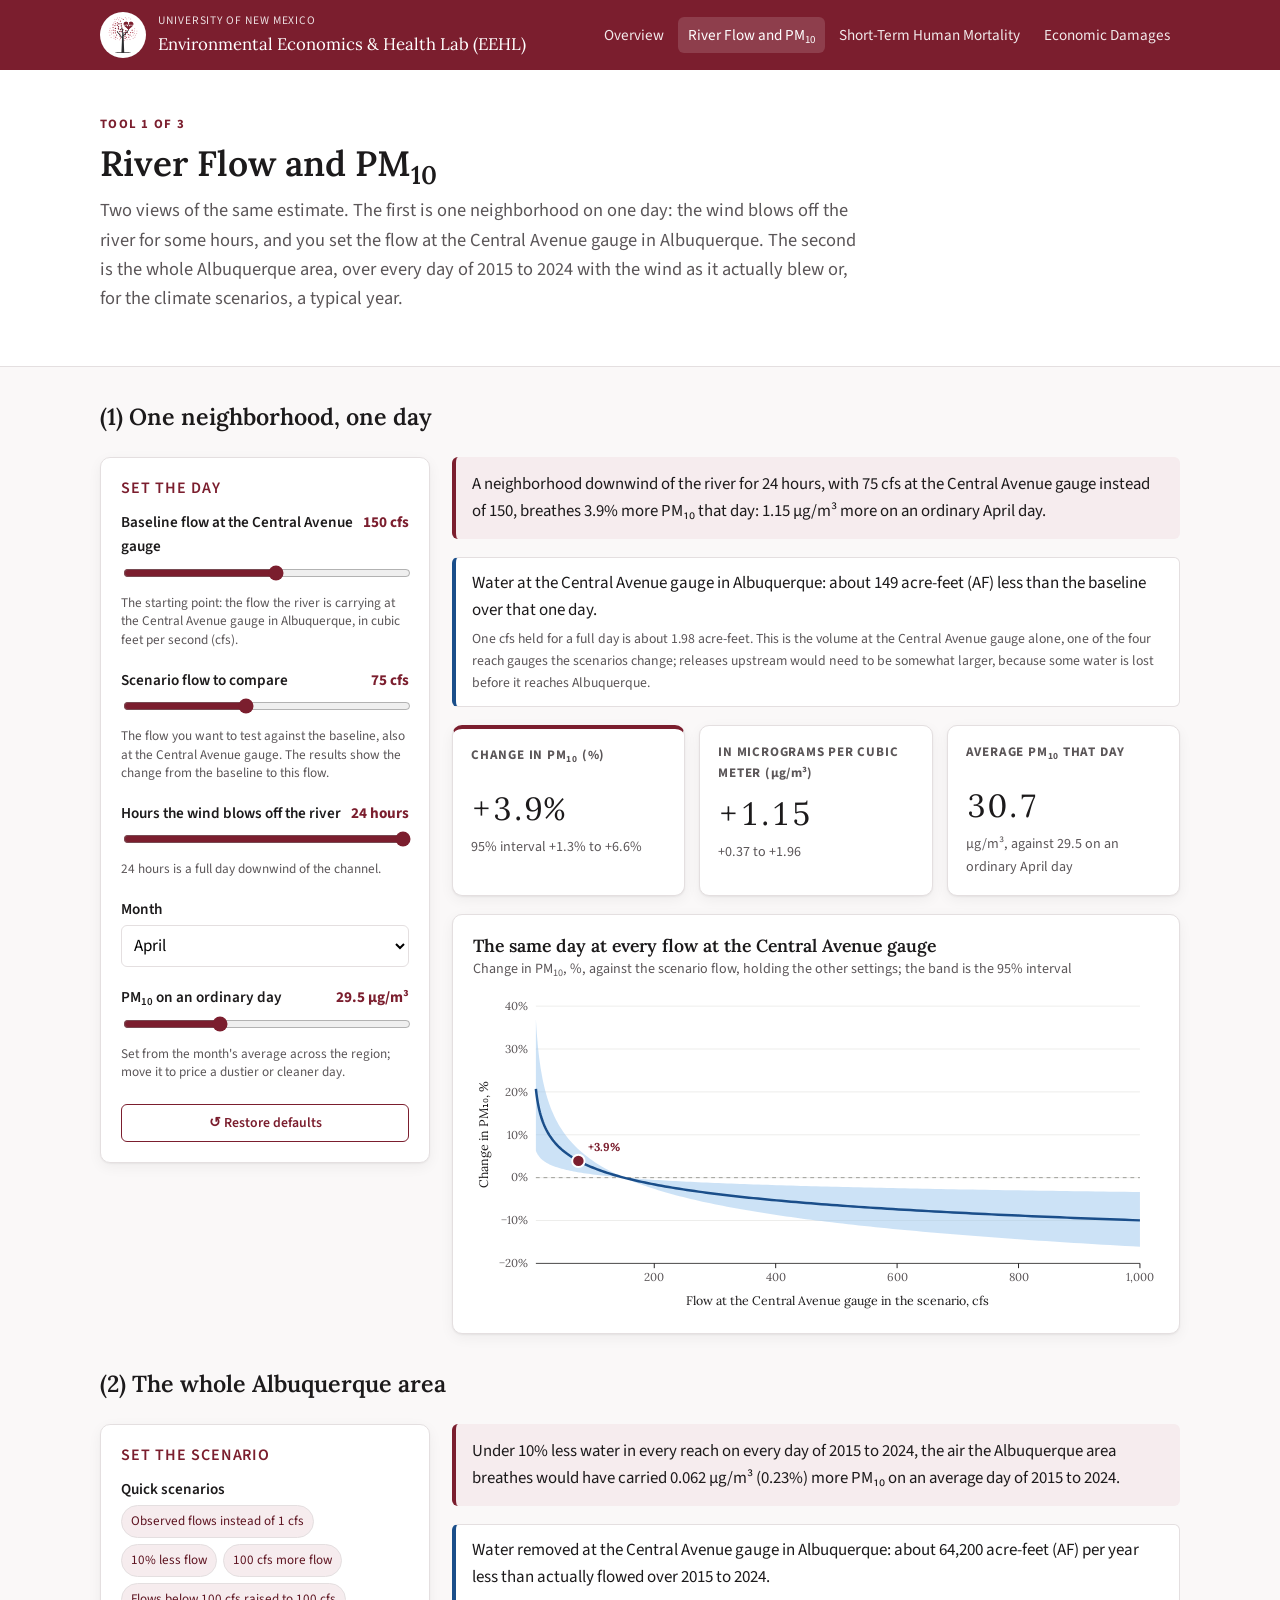
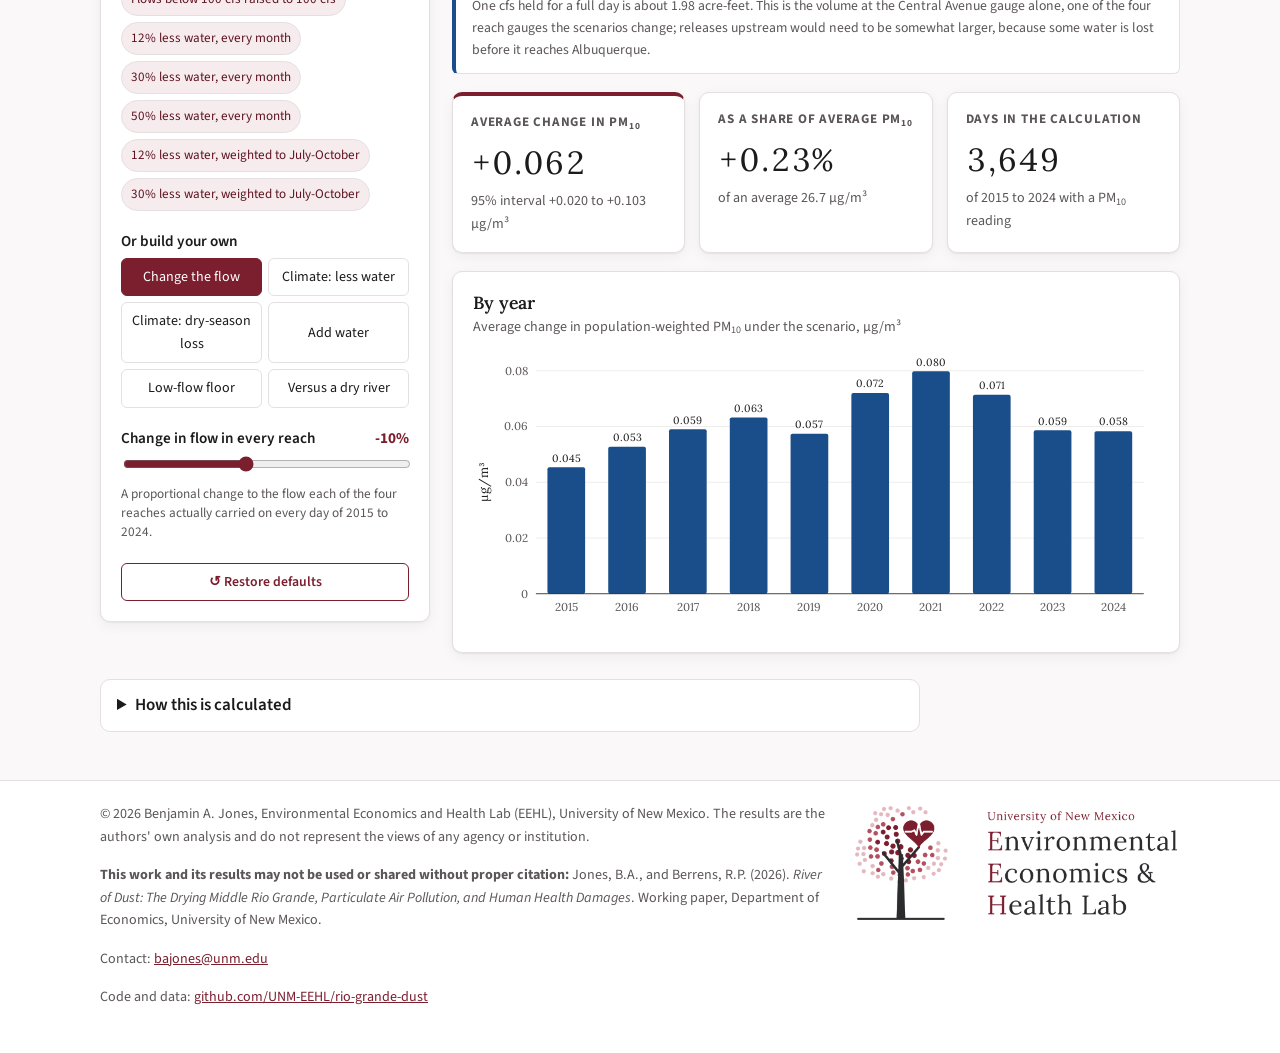
<file: pm10.html>
<!doctype html>
<html lang="en">
<head>
<meta charset="utf-8">
<meta name="viewport" content="width=device-width, initial-scale=1">
<title>River Flow and PM₁₀</title>
<meta name="description" content="How downwind PM₁₀ in the Albuquerque area changes with river flow in the Middle Rio Grande.">
<link rel="icon" type="image/png" href="assets/favicon.png">
<link rel="apple-touch-icon" href="assets/apple-touch-icon.png">
<link rel="preconnect" href="https://fonts.googleapis.com">
<link rel="preconnect" href="https://fonts.gstatic.com" crossorigin>
<link href="https://fonts.googleapis.com/css2?family=Lora:wght@500;600;700&family=Source+Sans+3:wght@400;600;700&display=swap" rel="stylesheet">
<link rel="stylesheet" href="assets/style.css">
</head>
<body>
<header class="site-header">
  <div class="wrap">
    <a class="brand" href="index.html">
      <img src="assets/lab-mark.png" alt="">
      <span><span class="b1">University of New Mexico</span><span class="b2">Environmental Economics &amp; Health Lab (EEHL)</span></span>
    </a>
    <nav class="nav" aria-label="Tools">
      <a href="index.html">Overview</a>
      <a href="pm10.html" aria-current="page">River Flow and PM<sub>10</sub></a>
      <a href="mortality.html">Short-Term Human Mortality</a>
      <a href="costs.html">Economic Damages</a>
    </nav>
  </div>
</header>

<section class="hero">
  <div class="wrap">
    <div class="eyebrow">Tool 1 of 3</div>
    <h1>River Flow and PM<sub>10</sub></h1>
    <p class="lede">Two views of the same estimate. The first is one neighborhood on one day: the wind blows off the river for some hours, and you set the flow at the Central Avenue gauge in Albuquerque. The second is the whole Albuquerque area, over every day of 2015 to 2024 with the wind as it actually blew or, for the climate scenarios, a typical year.</p>
  </div>
</section>

<main class="wrap">
  <h2>(1) One neighborhood, one day</h2>
  <div class="tool">
    <div class="panel controls">
      <h3>Set the day</h3>
      <div class="ctl"><label for="qnow">Baseline flow at the Central Avenue gauge <output id="o-qnow"></output></label>
        <input id="qnow" type="range" min="0" max="1000" step="1">
        <div class="hint">The starting point: the flow the river is carrying at the Central Avenue gauge in Albuquerque, in cubic feet per second (cfs).</div></div>
      <div class="ctl"><label for="qnew">Scenario flow to compare <output id="o-qnew"></output></label>
        <input id="qnew" type="range" min="0" max="1000" step="1">
        <div class="hint">The flow you want to test against the baseline, also at the Central Avenue gauge. The results show the change from the baseline to this flow.</div></div>
      <div class="ctl"><label for="hrs">Hours the wind blows off the river <output id="o-hrs"></output></label>
        <input id="hrs" type="range" min="0" max="24" step="1" value="24">
        <div class="hint">24 hours is a full day downwind of the channel.</div></div>
      <div class="ctl"><label for="mon">Month</label>
        <select id="mon"></select></div>
      <div class="ctl"><label for="base"><span>PM<sub>10</sub> on an ordinary day</span> <output id="o-base"></output></label>
        <input id="base" type="range" min="5" max="80" step="0.5">
        <div class="hint">Set from the month's average across the region; move it to price a dustier or cleaner day.</div></div>
      <button type="button" class="reset" id="reset1">Restore defaults</button>
    </div>
    <div class="results">
      <p class="summary" id="sum1"></p>
      <p class="water" id="water1"></p>
      <div class="stats even-k">
        <div class="stat primary"><div class="k">Change in PM<sub>10</sub> (%)</div><div class="v" id="s-pct"></div><div class="s" id="s-pct-ci"></div></div>
        <div class="stat"><div class="k">In micrograms per cubic meter (<span class="unit">&micro;g/m&sup3;</span>)</div><div class="v" id="s-ug"></div><div class="s" id="s-ug-ci"></div></div>
        <div class="stat"><div class="k">Average PM<sub>10</sub> That Day</div><div class="v" id="s-lvl"></div><div class="s" id="s-lvl-s"></div></div>
      </div>
      <div class="panel chart">
        <h3>The same day at every flow at the Central Avenue gauge</h3>
        <div class="sub">Change in PM<sub>10</sub>, %, against the scenario flow, holding the other settings; the band is the 95% interval</div>
        <div id="c1"></div>
      </div>
    </div>
  </div>

  <h2>(2) The whole Albuquerque area</h2>
  <div class="tool">
    <div class="panel controls">
      <h3>Set the scenario</h3>
      <div id="sc"></div>
      <div class="warn" id="warn2">This is far outside the flows the river carried from 2015 to 2024 and the scenarios the study considers, so the result is an extrapolation.</div>
      <button type="button" class="reset" id="reset2">Restore defaults</button>
    </div>
    <div class="results">
      <p class="summary" id="sum2"></p>
      <p class="water" id="water2"></p>
      <div class="stats">
        <div class="stat primary"><div class="k">Average change in PM<sub>10</sub></div><div class="v" id="r-ug"></div><div class="s" id="r-ug-ci"></div></div>
        <div class="stat"><div class="k">As a share of average PM<sub>10</sub></div><div class="v" id="r-pct"></div><div class="s" id="r-pct-s"></div></div>
        <div class="stat"><div class="k">Days in the calculation</div><div class="v" id="r-n"></div><div class="s" id="r-n-s"></div></div>
      </div>
      <div class="busy" id="busy2"></div>
      <div class="panel chart">
        <h3 id="c2h">By year</h3>
        <div class="sub" id="c2sub">Average change in population-weighted PM<sub>10</sub> under the scenario, &micro;g/m&sup3;</div>
        <div id="c2"></div>
      </div>
    </div>
  </div>

  <div class="prose">
    <details>
      <summary>How this is calculated</summary>
      <p>The study's preferred regression estimates how much the log of daily PM<sub>10</sub> at a monitor changes for each hour the wind blows toward it from a reach of the river, per unit change in the log of that reach's flow. For one place and one day, the change in PM<sub>10</sub> is <em>exp</em>(<em>&beta;</em> &times; hours &times; ln(new flow / flow now)) &minus; 1, with <em>&beta;</em> = &minus;0.00231 the estimated regression coefficient. For the whole area, the scenario changes the flow in each of the four reaches at its own gauge; the change is applied on every day of 2015 to 2024 to the population-weighted downwind hours on each reach, using that reach's actual flow that day, converted into a change in PM<sub>10</sub>, and averaged across days. The climate scenarios are applied to a typical year, the 2015-2024 average of each calendar day. Population weights give each monitor a weight that falls with the square of its distance from its county's 2020 population center, and the two counties are combined by their population shares. The 95% interval comes from 2,000 Monte Carlo draws of the regression coefficient.</p>
      <p>The effect is concentrated at low flow. Because the regression uses the log of flow, PM<sub>10</sub> responds to the percentage change in flow, so the same added water does far more when the river is low: raising a reach from 10 to 100 cfs lowers PM<sub>10</sub> by about 12% over a full day downwind, while raising it from 90 to 100 cfs lowers it by about 0.6%.</p>
    </details>
  </div>
</main>

<footer class="site-footer">
  <div class="wrap">
    <div>
      <p>&copy; 2026 Benjamin A. Jones, Environmental Economics and Health Lab (EEHL), University of New Mexico. The results are the authors' own analysis and do not represent the views of any agency or institution.</p>
      <p><strong>This work and its results may not be used or shared without proper citation:</strong> Jones, B.A., and Berrens, R.P. (2026). <em>River of Dust: The Drying Middle Rio Grande, Particulate Air Pollution, and Human Health Damages</em>. Working paper, Department of Economics, University of New Mexico.</p>
      <p>Contact: <a href="mailto:bajones@unm.edu">bajones@unm.edu</a></p>
      <p>Code and data: <a href="https://github.com/UNM-EEHL/rio-grande-dust">github.com/UNM-EEHL/rio-grande-dust</a></p>
    </div>
    <img class="footer-logo" src="assets/lab-logo-horizontal.png" alt="University of New Mexico Environmental Economics and Health Lab (EEHL)">
  </div>
</footer>

<script src="assets/model.js"></script>
<script src="assets/charts.js"></script>
<script src="assets/ui.js"></script>
<script>
(async function () {
  const M = await RGModel.load("data/");
  const F = RGUI.fmt;
  const MONTHS = ["January","February","March","April","May","June","July","August","September","October","November","December"];
  const QMIN = 5, QMAX = 3000;
  const toQ = s => Math.round(QMIN * Math.pow(QMAX / QMIN, s / 1000));
  const toS = q => Math.round(1000 * Math.log(q / QMIN) / Math.log(QMAX / QMIN));
  const $ = id => document.getElementById(id);

  const mon = $("mon");
  MONTHS.forEach((m, i) => mon.insertAdjacentHTML("beforeend", `<option value="${i + 1}">${m}</option>`));
  mon.value = 4;
  $("qnow").value = toS(150); $("qnew").value = toS(75);
  const setBase = () => { $("base").value = M.P["pm10_mo" + mon.value].toFixed(1); };
  setBase();

  function one() {
    const qNow = toQ(+$("qnow").value), qNew = toQ(+$("qnew").value), h = +$("hrs").value, b = +$("base").value;
    $("o-qnow").textContent = qNow.toLocaleString("en-US") + " cfs";
    $("o-qnew").textContent = qNew.toLocaleString("en-US") + " cfs";
    $("o-hrs").textContent = h + (h === 1 ? " hour" : " hours");
    $("o-base").textContent = b.toFixed(1) + " µg/m³";
    const r = M.onePlace(qNow, qNew, h);
    $("s-pct").textContent = F.signed(r.pct, 1) + "%";
    $("s-pct-ci").textContent = "95% interval " + F.signed(r.ci[0], 1) + "% to " + F.signed(r.ci[1], 1) + "%";
    $("s-ug").textContent = F.signed(b * r.pct / 100, 2);
    $("s-ug-ci").textContent = F.signed(b * r.ci[0] / 100, 2) + " to " + F.signed(b * r.ci[1] / 100, 2);
    $("s-lvl").textContent = (b * (1 + r.pct / 100)).toFixed(1);
    $("s-lvl-s").textContent = "µg/m³, against " + b.toFixed(1) + " on an ordinary " + MONTHS[mon.value - 1] + " day";
    const dir = qNew < qNow ? "less" : "more";
    $("sum1").textContent = qNew === qNow || h === 0
      ? "With no change in flow, or no wind off the river, the river makes no difference to PM₁₀ that day."
      : `A neighborhood downwind of the river for ${h} hours, with ${qNew.toLocaleString("en-US")} cfs at the Central Avenue gauge instead of ${qNow.toLocaleString("en-US")}, breathes ${Math.abs(r.pct).toFixed(1)}% ${r.pct > 0 ? "more" : "less"} PM₁₀ that day: ${Math.abs(b * r.pct / 100).toFixed(2)} µg/m³ ${r.pct > 0 ? "more" : "less"} on an ordinary ${MONTHS[mon.value - 1]} day.`;
    { const af = (qNew - qNow) * M.AF_PER_CFS_DAY;
      $("water1").innerHTML = (qNew === qNow
        ? "Water at the Central Avenue gauge in Albuquerque: no change from the baseline that day."
        : `Water at the Central Avenue gauge in Albuquerque: about ${RGUI.sig3(af)} acre-feet (AF) ${af > 0 ? "more" : "less"} than the baseline over that one day.`)
        + '<span class="af-note">' + RGUI.AF_NOTE + '</span>'; }
    const xs = [], ys = [], lo = [], hi = [];
    const XMAX = Math.max(1000, Math.ceil(Math.max(qNow, qNew) * 1.1 / 250) * 250);
    for (let i = 0; i <= 160; i++) {
      const q = QMIN + (XMAX - QMIN) * Math.pow(i / 160, 2);
      const rr = M.onePlace(qNow, q, h);
      xs.push(q); ys.push(rr.pct); lo.push(rr.ci[0]); hi.push(rr.ci[1]);
    }
    RGCharts.line($("c1"), { x: xs, y: ys, lo, hi, 
      xlabel: "Flow at the Central Avenue gauge in the scenario, cfs", ylabel: "Change in PM₁₀, %",
      fmtX: v => v.toLocaleString("en-US"), fmtY: v => F.minus(v) + "%",
      marker: { x: qNew, y: r.pct, label: F.signed(r.pct, 1) + "%" },
      aria: "Change in PM₁₀ against scenario flow" });
  }
  ["qnow", "qnew", "hrs", "base"].forEach(id => $(id).addEventListener("input", one));
  mon.addEventListener("change", () => { setBase(); one(); });
  one();
  $("reset1").addEventListener("click", () => {
    $("qnow").value = toS(150); $("qnew").value = toS(75); $("hrs").value = 24; mon.value = 4;
    setBase(); one();
  });

  const avg = a => { let s = 0, n = 0; a.forEach(v => { if (Number.isFinite(v)) { s += v; n++; } }); return s / n; };
  const avgObs = avg(M.D.pm10), avgClim = avg(M.C.pm10);
  const MON = ["Jan", "Feb", "Mar", "Apr", "May", "Jun", "Jul", "Aug", "Sep", "Oct", "Nov", "Dec"];
  const slow = RGUI.debounce((sc) => {
    $("busy2").textContent = "Computing 95% intervals…";
    setTimeout(() => {
      const ci = M.intervals(sc);
      $("r-ug-ci").textContent = "95% interval " + F.signed(ci.dC[0], 3) + " to " + F.signed(ci.dC[1], 3) + " µg/m³";
      $("busy2").textContent = "";
    }, 20);
  }, 120);
  const ctl2 = RGUI.scenarioControls($("sc"), (sc, raw, final) => {
    const c = M.central(sc), avgPM = c.climate ? avgClim : avgObs;
    $("r-ug").textContent = F.signed(c.dCmean, 3);
    $("r-pct").textContent = F.signed(100 * c.dCmean / avgPM, 2) + "%";
    $("r-pct-s").textContent = "of an average " + avgPM.toFixed(1) + " µg/m³";
    $("r-n").textContent = c.nDays.toLocaleString("en-US");
    $("r-n-s").innerHTML = c.climate ? "days of a typical year" : "of 2015 to 2024 with a PM<sub>10</sub> reading";
    $("r-ug-ci").textContent = "";
    $("warn2").classList.toggle("on", RGUI.extrapolated(sc, raw));
    $("water2").innerHTML = RGUI.waterText(sc, M.water(sc)) + '<span class="af-note">' + RGUI.AF_NOTE + '</span>';
    const what = RGUI.describe(sc, raw);
    $("sum2").textContent = sc.type === "reference"
      ? `Compared with ${what}, the river as it actually flowed kept an average of ${Math.abs(c.dCmean).toFixed(3)} µg/m³ (${Math.abs(100 * c.dCmean / avgPM).toFixed(2)}%) of PM₁₀ out of the air the Albuquerque area breathes, every day of 2015 to 2024.`
      : c.climate
        ? `In ${what}, the air the Albuquerque area breathes would carry ${Math.abs(c.dCmean).toFixed(3)} µg/m³ (${Math.abs(100 * c.dCmean / avgPM).toFixed(2)}%) more PM₁₀ on an average day.`
        : `Under ${what}, the air the Albuquerque area breathes would have carried ${Math.abs(c.dCmean).toFixed(3)} µg/m³ (${Math.abs(100 * c.dCmean / avgPM).toFixed(2)}%) ${c.dCmean >= 0 ? "more" : "less"} PM₁₀ on an average day of 2015 to 2024.`;
    if (c.climate) {
      $("c2h").textContent = "By month of a typical year";
      $("c2sub").innerHTML = "Average change in population-weighted PM<sub>10</sub> under the scenario, &micro;g/m&sup3;";
      RGCharts.bars($("c2"), { labels: MON, values: MON.map((m, i) => c.byMonth[i + 1].dCmean),
        fmt: v => F.minus(v.toFixed(3)), fmtAxis: v => F.minus(+v.toFixed(3)), ylabel: "µg/m³",
        aria: "Average change in PM₁₀ by month of a typical year" });
    } else {
      $("c2h").textContent = "By year";
      $("c2sub").innerHTML = "Average change in population-weighted PM<sub>10</sub> under the scenario, &micro;g/m&sup3;";
      RGCharts.bars($("c2"), { labels: c.years.map(String), values: c.years.map(y => c.byYear[y].dCmean),
        fmt: v => F.minus(v.toFixed(3)), fmtAxis: v => F.minus(+v.toFixed(3)), ylabel: "µg/m³",
        aria: "Average change in PM₁₀ by year" });
    }
    slow(sc);
  });
  $("reset2").addEventListener("click", () => ctl2.reset());
})().catch(e => document.querySelector("main").insertAdjacentHTML("afterbegin",
  '<p class="warn on">The study data could not be loaded. ' + e.message + '</p>'));
</script>
</body>
</html>
</file>
<file: assets/style.css>
:root {
  --maroon: #7B1E2E;
  --maroon-dark: #5E1421;
  --maroon-pale: #F6ECEE;
  --blue: #1A4E8A;
  --blue-light: #8FBEEA;
  --gray: #6B6B66;
  --ink: #1C1A1B;
  --muted: #5B5658;
  --line: #E4DFE0;
  --bg: #FAF8F8;
  --card: #FFFFFF;
  --radius: 10px;
  --shadow: 0 1px 2px rgba(28, 26, 27, 0.06), 0 4px 14px rgba(28, 26, 27, 0.05);
  --serif: "Lora", Georgia, "Times New Roman", serif;
  --sans: "Source Sans 3", "Segoe UI", Helvetica, Arial, sans-serif;
}

* { box-sizing: border-box; }
html { -webkit-text-size-adjust: 100%; }
body {
  margin: 0; background: var(--bg); color: var(--ink);
  font-family: var(--sans); font-size: 17px; line-height: 1.6;
}
a { color: var(--maroon); }
a:hover { color: var(--maroon-dark); }
h1, h2, h3 { font-family: var(--serif); font-weight: 600; line-height: 1.25; color: var(--ink); }
h1 { font-size: 2.2rem; margin: 0 0 0.6rem; }
h2 { font-size: 1.45rem; margin: 2.2rem 0 0.8rem; }
h3 { font-size: 1.1rem; margin: 0 0 0.4rem; }
p { margin: 0 0 1rem; }
.wrap { max-width: 1120px; margin: 0 auto; padding: 0 20px; }

/* header */
.site-header { background: var(--maroon); color: #fff; }
.site-header .wrap { display: flex; align-items: center; justify-content: space-between; gap: 16px; padding-top: 12px; padding-bottom: 12px; }
.brand { display: flex; align-items: center; gap: 12px; color: #fff; text-decoration: none; }
.brand img { width: 46px; height: 46px; padding: 4px; box-sizing: border-box; object-fit: contain; border-radius: 50%; background: #fff; flex: none; }
.brand .b1 { display: block; font-size: 0.72rem; letter-spacing: 0.08em; text-transform: uppercase; opacity: 0.85; }
.brand .b2 { display: block; font-family: var(--serif); font-size: 1.05rem; }
.brand:hover { color: #fff; }
.nav { display: flex; flex-wrap: wrap; gap: 4px; }
.nav a { color: #fff; text-decoration: none; padding: 6px 10px; border-radius: 6px; font-size: 0.95rem; opacity: 0.9; }
.nav a:hover, .nav a[aria-current="page"] { background: rgba(255, 255, 255, 0.14); opacity: 1; }

/* hero */
.hero { background: #fff; border-bottom: 1px solid var(--line); }
.hero .wrap { padding-top: 44px; padding-bottom: 36px; }
.eyebrow { font-size: 0.8rem; letter-spacing: 0.1em; text-transform: uppercase; color: var(--maroon); font-weight: 700; margin-bottom: 8px; }
.lede { font-size: 1.15rem; color: var(--muted); max-width: 760px; }

/* cards on the main page */
.cards { display: grid; grid-template-columns: repeat(3, 1fr); gap: 18px; margin: 26px 0 8px; }
.card { background: var(--card); border: 1px solid var(--line); border-radius: var(--radius); padding: 22px; box-shadow: var(--shadow); display: flex; flex-direction: column; }
.card p { color: var(--muted); font-size: 0.97rem; flex: 1; }
.card .go { font-weight: 600; text-decoration: none; }
.card .go::after { content: " \2192"; }
.card { border-top: 4px solid var(--maroon); }
.card.c-blue { border-top-color: var(--blue); }
.card.c-gray { border-top-color: var(--gray); }
.card .thumb { margin: -4px 0 14px; padding: 6px 4px 2px; background: #FCFBFB; border: 1px solid var(--line); border-radius: 6px; overflow: hidden; }
.card .thumb svg { width: 100%; height: auto; display: block; }
.reset { font: inherit; font-size: 0.86rem; font-weight: 600; margin-top: 4px; padding: 7px 12px; width: 100%; border: 1px solid var(--maroon); background: #fff; color: var(--maroon); border-radius: 6px; cursor: pointer; }
.reset:hover { background: var(--maroon-pale); }
.reset::before { content: "\21BA  "; }
.card .tag { font-size: 0.75rem; text-transform: uppercase; letter-spacing: 0.08em; color: var(--maroon); font-weight: 700; margin-bottom: 6px; }
.facts { display: grid; grid-template-columns: repeat(4, 1fr); gap: 14px; margin: 18px 0; }
.fact { background: var(--card); border: 1px solid var(--line); border-radius: var(--radius); padding: 16px; }
.fact .v { font-family: var(--serif); font-size: 1.6rem; color: var(--maroon); }
.fact .l { font-size: 0.9rem; color: var(--muted); }

/* tool layout */
.tool { display: grid; grid-template-columns: 330px 1fr; gap: 22px; margin: 26px 0; align-items: start; }
.panel { background: var(--card); border: 1px solid var(--line); border-radius: var(--radius); padding: 20px; box-shadow: var(--shadow); }
.controls { position: sticky; top: 14px; }
.controls h3 { font-size: 1rem; text-transform: uppercase; letter-spacing: 0.06em; font-family: var(--sans); color: var(--maroon); margin-bottom: 12px; }
.ctl { margin-bottom: 18px; }
.ctl label { display: flex; justify-content: space-between; align-items: baseline; font-weight: 600; font-size: 0.95rem; margin-bottom: 4px; gap: 8px; }
.ctl label output { font-weight: 700; color: var(--maroon); font-variant-numeric: tabular-nums; white-space: nowrap; }
.ctl .hint { font-size: 0.83rem; color: var(--muted); margin-top: 4px; line-height: 1.4; }
input[type="range"] { width: 100%; accent-color: var(--maroon); }
select { width: 100%; padding: 7px 8px; border: 1px solid var(--line); border-radius: 6px; font: inherit; background: #fff; }
.seg { display: grid; grid-template-columns: 1fr 1fr; gap: 6px; }
.seg button { font: inherit; font-size: 0.88rem; padding: 7px 6px; border: 1px solid var(--line); background: #fff; border-radius: 6px; cursor: pointer; color: var(--ink); }
.seg button[aria-pressed="true"] { background: var(--maroon); border-color: var(--maroon); color: #fff; }
.presets { display: flex; flex-wrap: wrap; gap: 6px; }
.presets button { font: inherit; font-size: 0.82rem; padding: 5px 9px; border: 1px solid var(--line); background: var(--maroon-pale); border-radius: 999px; cursor: pointer; color: var(--maroon-dark); }
.presets button:hover { border-color: var(--maroon); }

.results { display: flex; flex-direction: column; gap: 18px; }
.stats { display: grid; grid-template-columns: repeat(3, 1fr); gap: 14px; }
.stat { background: var(--card); border: 1px solid var(--line); border-radius: var(--radius); padding: 16px 18px; box-shadow: var(--shadow); }
.stat .k { font-size: 0.82rem; text-transform: uppercase; letter-spacing: 0.06em; color: var(--muted); font-weight: 700; }
.stat .v { font-family: var(--serif); font-size: 2rem; color: var(--ink); font-variant-numeric: tabular-nums; margin: 4px 0 2px; }
.unit { text-transform: none; letter-spacing: 0.02em; }
@media (min-width: 921px) { .stats.even-k .stat .k { min-height: 2.6em; } }
.stat .s { font-size: 0.88rem; color: var(--muted); font-variant-numeric: tabular-nums; }
.stat.primary { border-top: 4px solid var(--maroon); }
.summary { font-size: 1.05rem; background: var(--maroon-pale); border-left: 4px solid var(--maroon); padding: 14px 16px; border-radius: 6px; margin: 0; }
.chart h3 { margin-bottom: 2px; }
.chart .sub { font-size: 0.88rem; color: var(--muted); margin-bottom: 8px; }
.chart svg { width: 100%; height: auto; display: block; }
.busy { font-size: 0.82rem; color: var(--muted); min-height: 1.2em; }
.busy:empty { display: none; }
.results > .note { margin: -8px 0 0; }
.warn { font-size: 0.86rem; color: var(--maroon-dark); background: #FFF6E6; border: 1px solid #F0DDB8; padding: 8px 10px; border-radius: 6px; display: none; }
.warn.on { display: block; }

/* text blocks */
.prose { max-width: 820px; }
.prose h2:first-child { margin-top: 0; }
details { background: var(--card); border: 1px solid var(--line); border-radius: var(--radius); padding: 12px 16px; margin: 10px 0; }
details summary { cursor: pointer; font-weight: 600; }
details[open] summary { margin-bottom: 8px; }
.note { font-size: 0.92rem; color: var(--muted); }
.cite { font-size: 0.95rem; background: #fff; border: 1px solid var(--line); border-radius: var(--radius); padding: 14px 16px; }
table.small { border-collapse: collapse; font-size: 0.92rem; width: 100%; }
table.small th, table.small td { text-align: left; padding: 6px 8px; border-bottom: 1px solid var(--line); vertical-align: top; }

/* footer */
.site-footer { margin-top: 48px; border-top: 1px solid var(--line); background: #fff; }
.site-footer .wrap { padding-top: 22px; padding-bottom: 28px; font-size: 0.88rem; color: var(--muted); display: grid; grid-template-columns: 1fr auto; gap: 18px; }
.site-footer img.footer-logo { height: 120px; width: auto; max-width: 100%; justify-self: end; align-self: start; }
@media (max-width: 920px) { .site-footer img.footer-logo { height: 108px; } }
@media (max-width: 560px) { .site-footer img.footer-logo { justify-self: start; height: auto; width: 100%; max-width: 290px; } }

@media (max-width: 920px) {
  .cards { grid-template-columns: 1fr; }
  .facts { grid-template-columns: repeat(2, 1fr); }
  .tool { grid-template-columns: 1fr; }
  .controls { position: static; }
  .stats { grid-template-columns: 1fr; }
}
@media (max-width: 560px) {
  h1 { font-size: 1.7rem; }
  .site-header .wrap { flex-direction: column; align-items: flex-start; }
  .facts { grid-template-columns: 1fr; }
  .site-footer .wrap { grid-template-columns: 1fr; }
}

/* chemical subscripts (PM10) that do not disturb line spacing */
sub { font-size: 0.72em; line-height: 0; position: relative; vertical-align: baseline; bottom: -0.28em; }

.water { margin: 0; padding: 12px 16px; background: var(--card); border: 1px solid var(--line); border-left: 4px solid var(--blue); border-radius: 6px; }
.water .af-note { display: block; margin-top: 4px; font-size: 0.86rem; color: var(--muted); }
</file>
